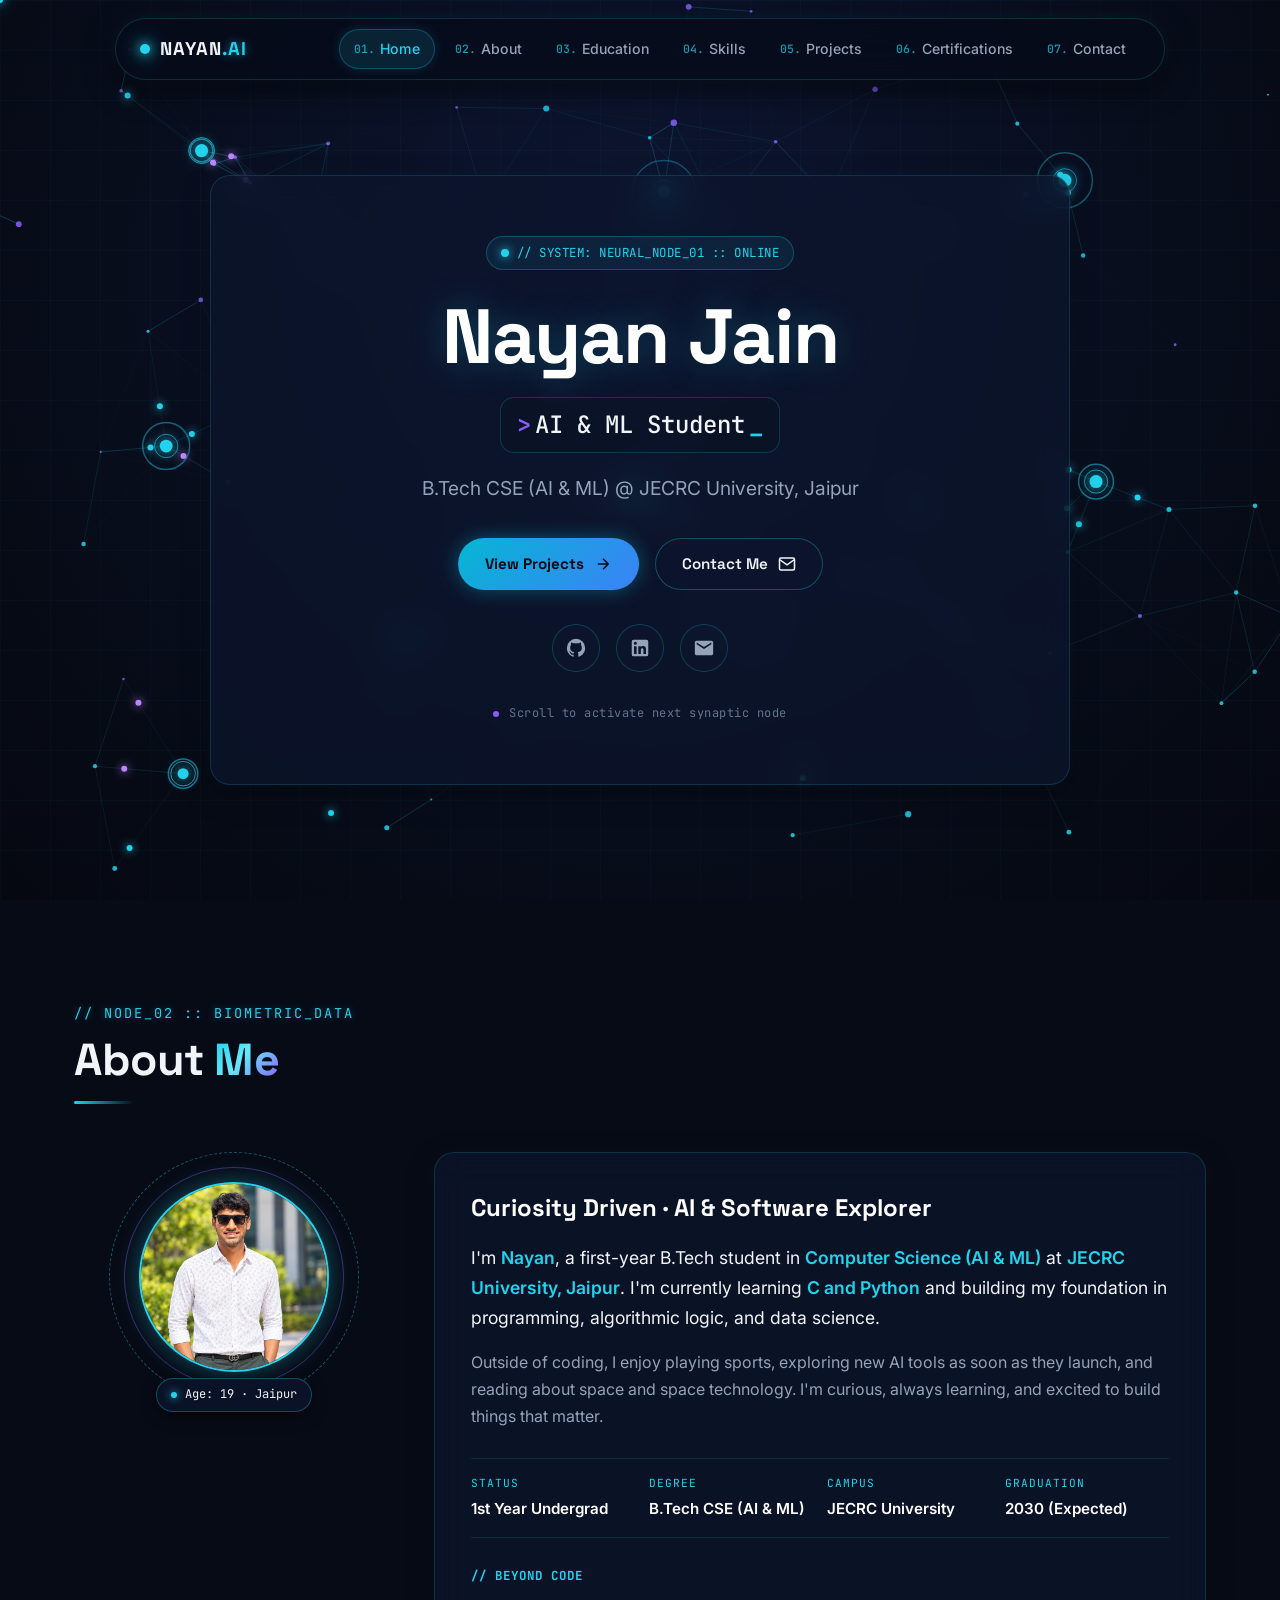
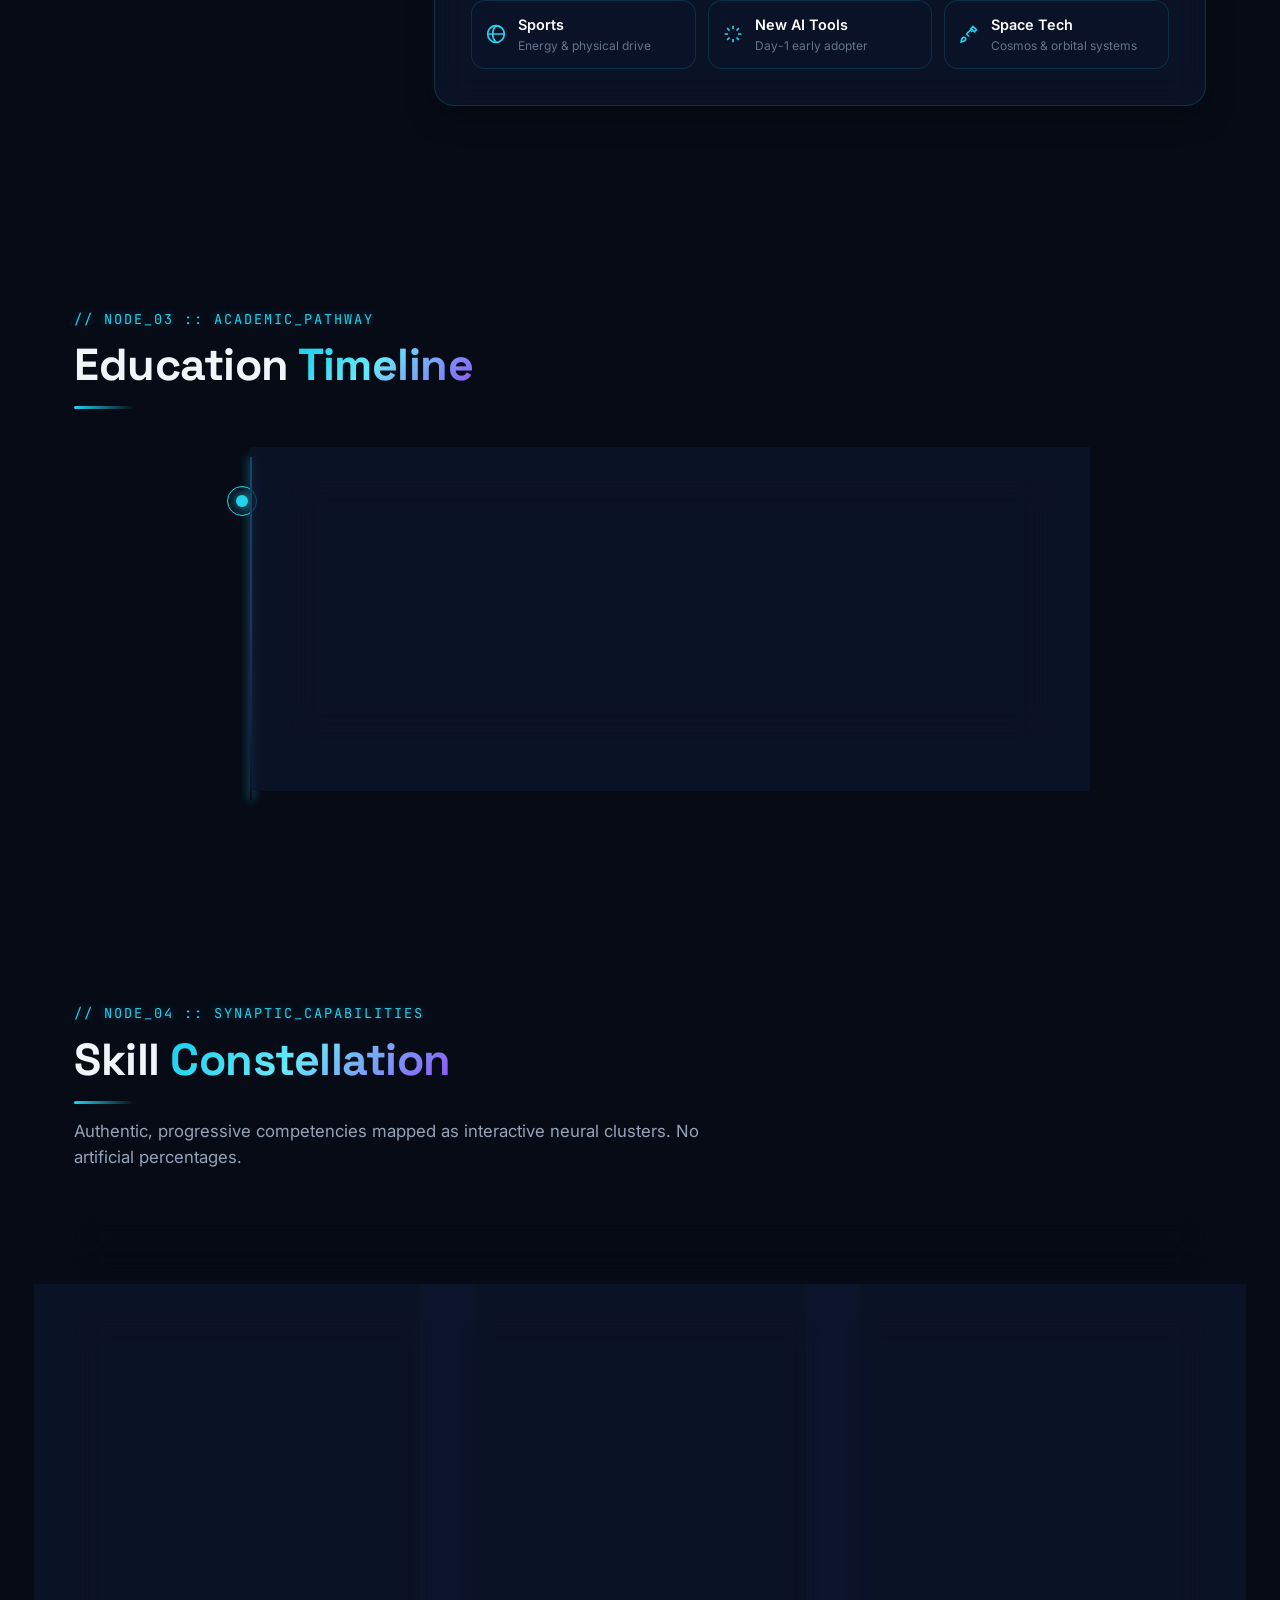
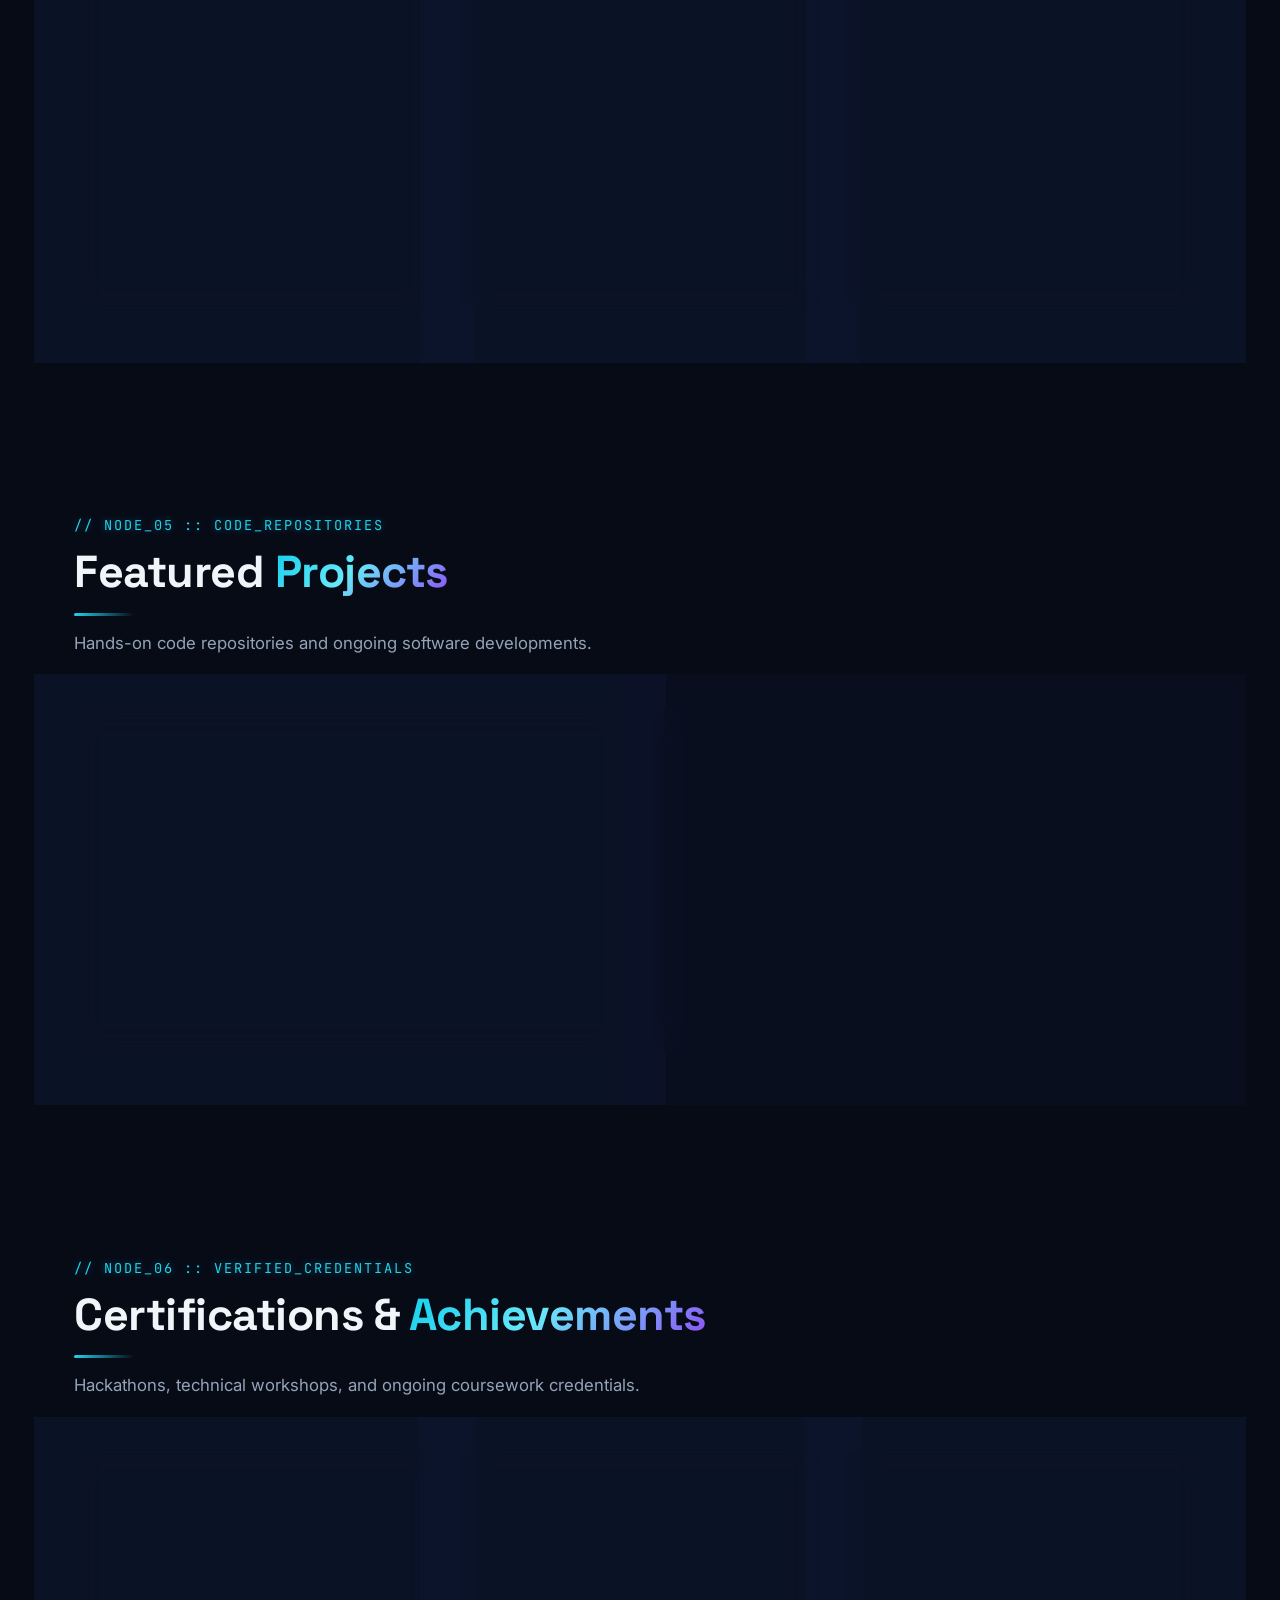
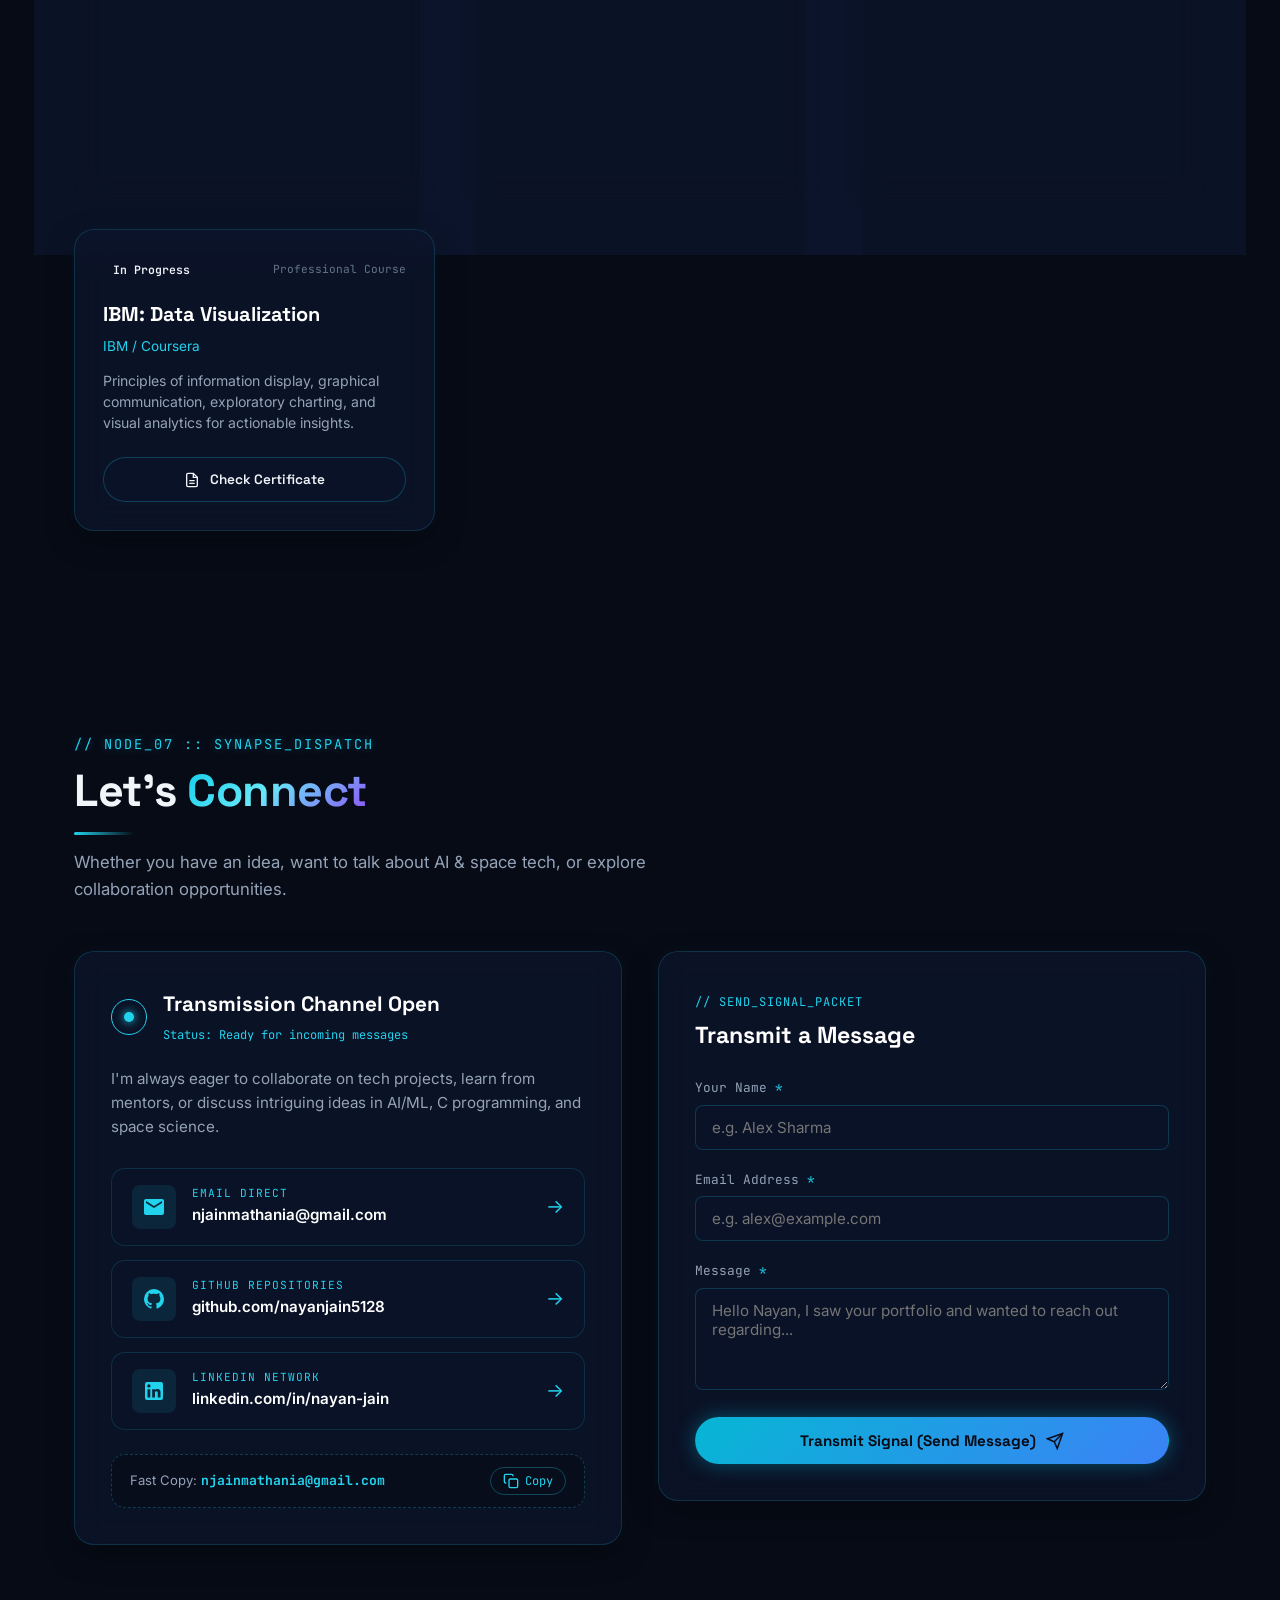
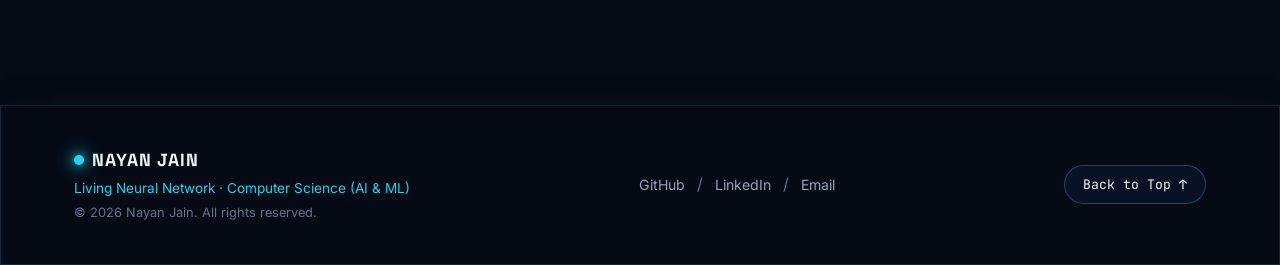
<file: index.html>
<!DOCTYPE html>
<html lang="en">
<head>
  <meta charset="UTF-8">
  <meta name="viewport" content="width=device-width, initial-scale=1.0">
  <title>Nayan Jain | AI &amp; ML Student Portfolio</title>
  
  <!-- SEO & Meta Tags -->
  <meta name="description" content="Personal portfolio of Nayan Jain, 1st-year B.Tech CSE (AI &amp; ML) student at JECRC University, Jaipur. Exploring C, Python, Agentic AI, and Neural Networks.">
  <meta name="keywords" content="Nayan Jain, Portfolio, AI, Machine Learning, Python, C, JECRC University, Jaipur, Neural Network, Agentic AI">
  <meta name="author" content="Nayan Jain">
  <meta name="theme-color" content="#070b16">
  
  <!-- Open Graph / Facebook / LinkedIn -->
  <meta property="og:type" content="website">
  <meta property="og:url" content="https://nayanjain5128.github.io/">
  <meta property="og:title" content="Nayan Jain | AI &amp; ML Student Portfolio">
  <meta property="og:description" content="Living Neural Network Portfolio of Nayan Jain — First-year B.Tech CSE (AI &amp; ML) at JECRC University, Jaipur.">
  <meta property="og:image" content="assets/favicon.svg">

  <!-- Twitter Card -->
  <meta name="twitter:card" content="summary_large_image">
  <meta name="twitter:title" content="Nayan Jain | AI &amp; ML Student Portfolio">
  <meta name="twitter:description" content="Living Neural Network Portfolio of Nayan Jain — First-year B.Tech CSE (AI &amp; ML) at JECRC University, Jaipur.">
  <meta name="twitter:image" content="assets/favicon.svg">

  <!-- Favicon -->
  <link rel="icon" type="image/svg+xml" href="assets/favicon.svg">

  <!-- Google Fonts: Space Grotesk, Inter, JetBrains Mono -->
  <link rel="preconnect" href="https://fonts.googleapis.com">
  <link rel="preconnect" href="https://fonts.gstatic.com" crossorigin>
  <link href="https://fonts.googleapis.com/css2?family=Inter:wght@300;400;500;600;700&family=JetBrains+Mono:wght@400;500;600&family=Space+Grotesk:wght@500;600;700&display=swap" rel="stylesheet">

  <!-- Main Stylesheet -->
  <link rel="stylesheet" href="style.css">
</head>
<body class="loading-active">

  <!-- ACCESSIBILITY: Skip Link for keyboard navigation -->
  <a href="#main-content" class="skip-link">Skip to main content</a>

  <!-- PRELOADER: Nodes connect to form "NJ" initials -->
  <div id="preloader" class="preloader" role="dialog" aria-modal="true" aria-label="Loading portfolio neural matrix">
    <div class="preloader-content">
      <div class="preloader-canvas-wrapper">
        <canvas id="preloader-canvas" width="320" height="200" aria-label="Neural nodes connecting to form NJ"></canvas>
      </div>
      <div class="preloader-status">
        <span class="pulse-indicator"></span>
        <span id="preloader-text" class="status-text">INITIALIZING SYNAPTIC MATRIX...</span>
      </div>
      <div class="preloader-bar-bg">
        <div id="preloader-progress" class="preloader-progress-bar"></div>
      </div>
      <button id="skip-preloader-btn" class="skip-preloader-btn" aria-label="Skip preloader animation">Skip Intro</button>
    </div>
  </div>

  <!-- CUSTOM CURSOR (Desktop only) -->
  <div id="cursor-dot" class="cursor-dot" aria-hidden="true"></div>
  <div id="cursor-ring" class="cursor-ring" aria-hidden="true"></div>

  <!-- NEURAL BACKGROUND CANVAS -->
  <canvas id="neural-canvas" class="neural-canvas" aria-hidden="true"></canvas>

  <!-- FLOATING GLASS NAVBAR -->
  <header class="navbar-wrapper">
    <nav class="navbar glass-panel" aria-label="Main Navigation">
      <a href="#home" class="nav-brand" aria-label="Nayan Jain Portfolio Home">
        <span class="brand-neural-node" aria-hidden="true"></span>
        <span class="brand-text">NAYAN<span class="brand-accent">.AI</span></span>
      </a>

      <!-- Desktop Nav Items -->
      <ul class="nav-links" id="desktop-nav-links">
        <li><a href="#home" class="nav-link active" data-section="home"><span class="nav-index">01.</span>Home</a></li>
        <li><a href="#about" class="nav-link" data-section="about"><span class="nav-index">02.</span>About</a></li>
        <li><a href="#education" class="nav-link" data-section="education"><span class="nav-index">03.</span>Education</a></li>
        <li><a href="#skills" class="nav-link" data-section="skills"><span class="nav-index">04.</span>Skills</a></li>
        <li><a href="#projects" class="nav-link" data-section="projects"><span class="nav-index">05.</span>Projects</a></li>
        <li><a href="#certifications" class="nav-link" data-section="certifications"><span class="nav-index">06.</span>Certifications</a></li>
        <li><a href="#contact" class="nav-link" data-section="contact"><span class="nav-index">07.</span>Contact</a></li>
      </ul>

      <!-- Active Node Tracker Indicator on Navbar -->
      <div class="nav-indicator" id="nav-indicator" aria-hidden="true"></div>

      <!-- Mobile Menu Toggle Button -->
      <button id="mobile-menu-toggle" class="mobile-toggle-btn" aria-expanded="false" aria-controls="mobile-nav-menu" aria-label="Toggle navigation menu">
        <span class="hamburger-bar top-bar"></span>
        <span class="hamburger-bar mid-bar"></span>
        <span class="hamburger-bar bot-bar"></span>
      </button>
    </nav>
  </header>

  <!-- MOBILE FULL-SCREEN MENU OVERLAY -->
  <div id="mobile-nav-menu" class="mobile-menu" aria-hidden="true">
    <div class="mobile-menu-backdrop"></div>
    <div class="mobile-menu-inner">
      <div class="mobile-menu-header">
        <span class="mobile-menu-tag">// NEURAL NAVIGATION</span>
      </div>
      <ul class="mobile-links">
        <li><a href="#home" class="mobile-link" data-section="home"><span class="nav-index">01.</span>Home</a></li>
        <li><a href="#about" class="mobile-link" data-section="about"><span class="nav-index">02.</span>About Me</a></li>
        <li><a href="#education" class="mobile-link" data-section="education"><span class="nav-index">03.</span>Education</a></li>
        <li><a href="#skills" class="mobile-link" data-section="skills"><span class="nav-index">04.</span>Skills</a></li>
        <li><a href="#projects" class="mobile-link" data-section="projects"><span class="nav-index">05.</span>Projects</a></li>
        <li><a href="#certifications" class="mobile-link" data-section="certifications"><span class="nav-index">06.</span>Certifications</a></li>
        <li><a href="#contact" class="mobile-link" data-section="contact"><span class="nav-index">07.</span>Contact</a></li>
      </ul>
      <div class="mobile-menu-footer">
        <div class="mobile-socials">
          <a href="https://github.com/nayanjain5128" target="_blank" rel="noopener noreferrer" aria-label="GitHub">
            <svg class="icon" viewBox="0 0 24 24" width="20" height="20" fill="currentColor"><path d="M12 2A10 10 0 0 0 2 12c0 4.42 2.87 8.17 6.84 9.5.5.08.66-.23.66-.5v-1.69c-2.77.6-3.36-1.34-3.36-1.34-.46-1.16-1.11-1.47-1.11-1.47-.91-.62.07-.6.07-.6 1 .07 1.53 1.03 1.53 1.03.87 1.52 2.34 1.07 2.91.83.1-.65.35-1.09.63-1.34-2.22-.25-4.55-1.11-4.55-4.92 0-1.11.38-2 1.03-2.71-.1-.25-.45-1.29.1-2.64 0 0 .84-.27 2.75 1.02.79-.22 1.65-.33 2.5-.33.85 0 1.71.11 2.5.33 1.91-1.29 2.75-1.02 2.75-1.02.55 1.35.2 2.39.1 2.64.65.71 1.03 1.6 1.03 2.71 0 3.82-2.34 4.66-4.57 4.91.36.31.69.92.69 1.85V21c0 .27.16.59.67.5C19.14 20.16 22 16.42 22 12A10 10 0 0 0 12 2z"/></svg>
          </a>
          <a href="https://www.linkedin.com/in/nayan-jain-b10787413" target="_blank" rel="noopener noreferrer" aria-label="LinkedIn">
            <svg class="icon" viewBox="0 0 24 24" width="20" height="20" fill="currentColor"><path d="M19 3a2 2 0 0 1 2 2v14a2 2 0 0 1-2 2H5a2 2 0 0 1-2-2V5a2 2 0 0 1 2-2h14m-.5 15.5v-5.3a3.26 3.26 0 0 0-3.26-3.26c-.85 0-1.84.52-2.28 1.3v-1.11h-2.79v8.37h2.79v-4.93c0-.77.62-1.4 1.39-1.4a1.4 1.4 0 0 1 1.4 1.4v4.93h2.75M6.88 8.56a1.68 1.68 0 0 0 1.68-1.68c0-.93-.75-1.69-1.68-1.69a1.69 1.69 0 0 0-1.69 1.69c0 .93.76 1.68 1.69 1.68m1.39 9.94v-8.37H5.5v8.37h2.77z"/></svg>
          </a>
          <a href="mailto:njainmathania@gmail.com" aria-label="Email Nayan">
            <svg class="icon" viewBox="0 0 24 24" width="20" height="20" fill="currentColor"><path d="M20 4H4c-1.1 0-1.99.9-1.99 2L2 18c0 1.1.9 2 2 2h16c1.1 0 2-.9 2-2V6c0-1.1-.9-2-2-2zm0 4l-8 5-8-5V6l8 5 8-5v2z"/></svg>
          </a>
        </div>
        <p class="mobile-status">// JECRC UNIVERSITY · AI &amp; ML</p>
      </div>
    </div>
  </div>

  <!-- MAIN CONTENT CONTAINER -->
  <main id="main-content">

    <!-- ================================================================= -->
    <!-- 1. HOME SECTION                                                   -->
    <!-- Note: Do NOT mention achievements or certificates in this section -->
    <!-- ================================================================= -->
    <section id="home" class="section section-home" data-hub-id="home" aria-labelledby="hero-title">
      <div class="container hero-container">
        <div class="hero-content glass-panel" data-tilt>
          
          <div class="terminal-badge">
            <span class="live-pulse"></span>
            <span class="terminal-mono">// SYSTEM: NEURAL_NODE_01 :: ONLINE</span>
          </div>

          <h1 id="hero-title" class="hero-headline">
            <span class="glitch-text" data-text="Nayan Jain">Nayan Jain</span>
          </h1>

          <!-- Dynamic Typing Animation Line -->
          <div class="hero-typing-box" aria-live="polite">
            <span class="typing-prompt">&gt; </span>
            <span id="typing-text" class="typing-text">AI &amp; ML Student</span>
            <span class="typing-cursor" aria-hidden="true">_</span>
          </div>

          <!-- Hero Subtitle -->
          <p class="hero-subline">
            B.Tech CSE (AI &amp; ML) @ JECRC University, Jaipur
          </p>

          <!-- Action Buttons -->
          <div class="hero-actions">
            <a href="#projects" class="btn btn-primary magnetic-btn">
              <span class="btn-text">View Projects</span>
              <svg class="btn-icon" viewBox="0 0 24 24" width="18" height="18" fill="none" stroke="currentColor" stroke-width="2"><path d="M5 12h14M12 5l7 7-7 7"/></svg>
            </a>
            <a href="#contact" class="btn btn-secondary magnetic-btn">
              <span class="btn-text">Contact Me</span>
              <svg class="btn-icon" viewBox="0 0 24 24" width="18" height="18" fill="none" stroke="currentColor" stroke-width="2"><path d="M4 4h16c1.1 0 2 .9 2 2v12c0 1.1-.9 2-2 2H4c-1.1 0-2-.9-2-2V6c0-1.1.9-2 2-2z"/><polyline points="22,6 12,13 2,6"/></svg>
            </a>
          </div>

          <!-- Social Icon Links -->
          <div class="hero-socials">
            <a href="https://github.com/nayanjain5128" target="_blank" rel="noopener noreferrer" class="social-icon-btn" aria-label="GitHub Profile">
              <svg class="icon" viewBox="0 0 24 24" width="22" height="22" fill="currentColor"><path d="M12 2A10 10 0 0 0 2 12c0 4.42 2.87 8.17 6.84 9.5.5.08.66-.23.66-.5v-1.69c-2.77.6-3.36-1.34-3.36-1.34-.46-1.16-1.11-1.47-1.11-1.47-.91-.62.07-.6.07-.6 1 .07 1.53 1.03 1.53 1.03.87 1.52 2.34 1.07 2.91.83.1-.65.35-1.09.63-1.34-2.22-.25-4.55-1.11-4.55-4.92 0-1.11.38-2 1.03-2.71-.1-.25-.45-1.29.1-2.64 0 0 .84-.27 2.75 1.02.79-.22 1.65-.33 2.5-.33.85 0 1.71.11 2.5.33 1.91-1.29 2.75-1.02 2.75-1.02.55 1.35.2 2.39.1 2.64.65.71 1.03 1.6 1.03 2.71 0 3.82-2.34 4.66-4.57 4.91.36.31.69.92.69 1.85V21c0 .27.16.59.67.5C19.14 20.16 22 16.42 22 12A10 10 0 0 0 12 2z"/></svg>
              <span class="social-tooltip">GitHub</span>
            </a>
            <a href="https://www.linkedin.com/in/nayan-jain-b10787413" target="_blank" rel="noopener noreferrer" class="social-icon-btn" aria-label="LinkedIn Profile">
              <svg class="icon" viewBox="0 0 24 24" width="22" height="22" fill="currentColor"><path d="M19 3a2 2 0 0 1 2 2v14a2 2 0 0 1-2 2H5a2 2 0 0 1-2-2V5a2 2 0 0 1 2-2h14m-.5 15.5v-5.3a3.26 3.26 0 0 0-3.26-3.26c-.85 0-1.84.52-2.28 1.3v-1.11h-2.79v8.37h2.79v-4.93c0-.77.62-1.4 1.39-1.4a1.4 1.4 0 0 1 1.4 1.4v4.93h2.75M6.88 8.56a1.68 1.68 0 0 0 1.68-1.68c0-.93-.75-1.69-1.68-1.69a1.69 1.69 0 0 0-1.69 1.69c0 .93.76 1.68 1.69 1.68m1.39 9.94v-8.37H5.5v8.37h2.77z"/></svg>
              <span class="social-tooltip">LinkedIn</span>
            </a>
            <a href="mailto:njainmathania@gmail.com" class="social-icon-btn" aria-label="Direct Email">
              <svg class="icon" viewBox="0 0 24 24" width="22" height="22" fill="currentColor"><path d="M20 4H4c-1.1 0-1.99.9-1.99 2L2 18c0 1.1.9 2 2 2h16c1.1 0 2-.9 2-2V6c0-1.1-.9-2-2-2zm0 4l-8 5-8-5V6l8 5 8-5v2z"/></svg>
              <span class="social-tooltip">Email</span>
            </a>
          </div>

          <!-- Neural Synapse Scroll Hint -->
          <div class="scroll-synapse-hint">
            <span class="synapse-dot"></span>
            <span class="synapse-label">Scroll to activate next synaptic node</span>
          </div>
        </div>
      </div>
    </section>


    <!-- ================================================================= -->
    <!-- 2. ABOUT ME SECTION                                               -->
    <!-- ================================================================= -->
    <section id="about" class="section section-about" data-hub-id="about" aria-labelledby="about-title">
      <div class="container">
        
        <!-- Section Header -->
        <div class="section-header">
          <div class="section-tag">// NODE_02 :: BIOMETRIC_DATA</div>
          <h2 id="about-title" class="section-title">About <span class="gradient-text">Me</span></h2>
          <div class="section-line"></div>
        </div>

        <div class="about-grid">
          
          <!-- Profile Photo Placeholder with Glowing Neural Aura Ring -->
          <div class="about-photo-wrapper">
            <div class="profile-frame">
              <div class="neural-aura-ring outer-ring" aria-hidden="true"></div>
              <div class="neural-aura-ring inner-ring" aria-hidden="true"></div>
              
              <div class="profile-image-container">
                <!-- If profile.jpg is added to /assets, it replaces the avatar automatically -->
                <img id="profile-img" src="assets/profile.jpg" alt="Nayan Jain" class="profile-img" onerror="this.style.display='none'; document.getElementById('profile-fallback').style.display='flex';">
                
                <!-- Fallback Cybernetic Monogram Avatar -->
                <div id="profile-fallback" class="profile-fallback" style="display:none;" aria-label="Nayan Jain Monogram Placeholder">
                  <div class="monogram-initials">NJ</div>
                  <div class="monogram-nodes">
                    <span class="node-dot dot-1"></span>
                    <span class="node-dot dot-2"></span>
                    <span class="node-dot dot-3"></span>
                  </div>
                  <span class="avatar-tip">Place photo at <code>assets/profile.jpg</code></span>
                </div>
              </div>

              <!-- Status Tag -->
              <div class="profile-badge">
                <span class="status-pulse-cyan"></span>
                <span>Age: 19 · Jaipur</span>
              </div>
            </div>
          </div>

          <!-- Bio & Story -->
          <div class="about-card glass-panel" data-tilt>
            <h3 class="about-card-title">Curiosity Driven · AI &amp; Software Explorer</h3>
            
            <p class="about-lead">
              I'm <strong>Nayan</strong>, a first-year B.Tech student in <strong>Computer Science (AI &amp; ML)</strong> at <strong>JECRC University, Jaipur</strong>. I'm currently learning <strong>C and Python</strong> and building my foundation in programming, algorithmic logic, and data science.
            </p>
            
            <p class="about-body">
              Outside of coding, I enjoy playing sports, exploring new AI tools as soon as they launch, and reading about space and space technology. I'm curious, always learning, and excited to build things that matter.
            </p>

            <!-- Quick Specs Row -->
            <div class="specs-grid">
              <div class="spec-item">
                <span class="spec-label">STATUS</span>
                <span class="spec-val">1st Year Undergrad</span>
              </div>
              <div class="spec-item">
                <span class="spec-label">DEGREE</span>
                <span class="spec-val">B.Tech CSE (AI &amp; ML)</span>
              </div>
              <div class="spec-item">
                <span class="spec-label">CAMPUS</span>
                <span class="spec-val">JECRC University</span>
              </div>
              <div class="spec-item">
                <span class="spec-label">GRADUATION</span>
                <span class="spec-val">2030 (Expected)</span>
              </div>
            </div>

            <!-- Beyond Code: 3 Interest Chips -->
            <div class="beyond-code-section">
              <h4 class="beyond-code-title">// BEYOND CODE</h4>
              <div class="interest-chips">
                
                <div class="interest-chip">
                  <div class="chip-icon">
                    <svg viewBox="0 0 24 24" width="20" height="20" fill="none" stroke="currentColor" stroke-width="2"><circle cx="12" cy="12" r="10"/><path d="M12 2a14.5 14.5 0 0 0 0 20M2 12h20M4.93 4.93a10 10 0 0 1 14.14 0"/></svg>
                  </div>
                  <div class="chip-content">
                    <span class="chip-name">Sports</span>
                    <span class="chip-desc">Energy &amp; physical drive</span>
                  </div>
                </div>

                <div class="interest-chip">
                  <div class="chip-icon">
                    <svg viewBox="0 0 24 24" width="20" height="20" fill="none" stroke="currentColor" stroke-width="2"><path d="M12 2v4M12 18v4M4.93 4.93l2.83 2.83M16.24 16.24l2.83 2.83M2 12h4M18 12h4M4.93 19.07l2.83-2.83M16.24 7.76l2.83-2.83"/></svg>
                  </div>
                  <div class="chip-content">
                    <span class="chip-name">New AI Tools</span>
                    <span class="chip-desc">Day-1 early adopter</span>
                  </div>
                </div>

                <div class="interest-chip">
                  <div class="chip-icon">
                    <svg viewBox="0 0 24 24" width="20" height="20" fill="none" stroke="currentColor" stroke-width="2"><path d="M4.5 16.5c-1.5 1.26-2 5-2 5s3.74-.5 5-2c.71-.84.7-2.13-.09-2.91a2.18 2.18 0 0 0-2.91-.09zM12 15l-3-3m5.5-2.5l2-2M15 6l3 3M17 3l4 4-2.5 2.5-4-4L17 3z"/><path d="M9 12l6-6"/></svg>
                  </div>
                  <div class="chip-content">
                    <span class="chip-name">Space Tech</span>
                    <span class="chip-desc">Cosmos &amp; orbital systems</span>
                  </div>
                </div>

              </div>
            </div>

          </div>
        </div>

      </div>
    </section>


    <!-- ================================================================= -->
    <!-- 3. EDUCATION SECTION                                              -->
    <!-- Vertical timeline styled as connected neural nodes               -->
    <!-- ================================================================= -->
    <section id="education" class="section section-education" data-hub-id="education" aria-labelledby="education-title">
      <div class="container">
        
        <div class="section-header">
          <div class="section-tag">// NODE_03 :: ACADEMIC_PATHWAY</div>
          <h2 id="education-title" class="section-title">Education <span class="gradient-text">Timeline</span></h2>
          <div class="section-line"></div>
        </div>

        <div class="timeline-wrapper">
          <!-- Central Neural Synapse Beam -->
          <div class="timeline-beam" aria-hidden="true"></div>

          <!-- Node 1: Current B.Tech (Active) -->
          <div class="timeline-node current-node" data-tilt>
            <div class="node-marker" aria-hidden="true">
              <span class="marker-core"></span>
              <span class="marker-ripple"></span>
            </div>
            
            <div class="timeline-card glass-panel">
              <div class="timeline-card-header">
                <span class="edu-badge badge-active">CURRENTLY 1ST YEAR</span>
                <span class="edu-years">2026 – 2030 (Expected)</span>
              </div>
              <h3 class="edu-degree">B.Tech in Computer Science Engineering</h3>
              <h4 class="edu-specialization">Specialization: Artificial Intelligence &amp; Machine Learning (AI &amp; ML)</h4>
              <p class="edu-institution">
                <svg class="inline-icon" viewBox="0 0 24 24" width="16" height="16" fill="none" stroke="currentColor" stroke-width="2"><path d="M21 10c0 7-9 13-9 13s-9-6-9-13a9 9 0 0 1 18 0z"/><circle cx="12" cy="10" r="3"/></svg>
                JECRC University, Jaipur, Rajasthan
              </p>
              <div class="edu-description">
                Focusing on core programming fundamentals, mathematics for machine learning, data structures, and computer science principles. Actively building projects in C and Python.
              </div>
            </div>
          </div>

          <!-- OPTIONAL SECONDARY EDUCATION NODES (Configurable via script.js flag) -->
          <!-- Node 2: Class 12th (Senior Secondary) -->
          <div id="edu-node-12th" class="timeline-node optional-node" style="display: none;" data-tilt>
            <div class="node-marker" aria-hidden="true">
              <span class="marker-core"></span>
            </div>
            <div class="timeline-card glass-panel">
              <div class="timeline-card-header">
                <span class="edu-badge badge-past">COMPLETED</span>
                <span class="edu-years" id="edu-12th-year">Senior Secondary (12th)</span>
              </div>
              <h3 class="edu-degree" id="edu-12th-title">Class XII — Science (PCM)</h3>
              <p class="edu-institution" id="edu-12th-school">Senior Secondary School</p>
              <div class="edu-description" id="edu-12th-desc">
                Core subjects: Physics, Chemistry, Mathematics, and Computer Science.
              </div>
            </div>
          </div>

          <!-- Node 3: Class 10th (Secondary) -->
          <div id="edu-node-10th" class="timeline-node optional-node" style="display: none;" data-tilt>
            <div class="node-marker" aria-hidden="true">
              <span class="marker-core"></span>
            </div>
            <div class="timeline-card glass-panel">
              <div class="timeline-card-header">
                <span class="edu-badge badge-past">COMPLETED</span>
                <span class="edu-years" id="edu-10th-year">Secondary (10th)</span>
              </div>
              <h3 class="edu-degree" id="edu-10th-title">Class X — Secondary Education</h3>
              <p class="edu-institution" id="edu-10th-school">High School</p>
              <div class="edu-description" id="edu-10th-desc">
                Foundational sciences, mathematics, and analytical aptitude.
              </div>
            </div>
          </div>

        </div>

      </div>
    </section>


    <!-- ================================================================= -->
    <!-- 4. SKILLS SECTION                                                 -->
    <!-- Interactive skill constellation / node cluster (No fake %)       -->
    <!-- ================================================================= -->
    <section id="skills" class="section section-skills" data-hub-id="skills" aria-labelledby="skills-title">
      <div class="container">
        
        <div class="section-header">
          <div class="section-tag">// NODE_04 :: SYNAPTIC_CAPABILITIES</div>
          <h2 id="skills-title" class="section-title">Skill <span class="gradient-text">Constellation</span></h2>
          <div class="section-line"></div>
          <p class="section-subtitle">
            Authentic, progressive competencies mapped as interactive neural clusters. No artificial percentages.
          </p>
        </div>

        <!-- Highlighted Active Neural Synapse: Currently Learning -->
        <div class="learning-banner glass-panel">
          <div class="learning-banner-glow" aria-hidden="true"></div>
          <div class="learning-banner-left">
            <span class="live-pulse"></span>
            <span class="learning-title">ACTIVE LEARNING NODE:</span>
            <span class="learning-subjects">C &amp; Python Foundations · Data Science Pipelines · Agentic Workflows</span>
          </div>
          <div class="learning-banner-right">
            <span class="neural-frequency-tag">// FREQ: 24/7 CURIOUS</span>
          </div>
        </div>

        <!-- Constellation Clusters Grid -->
        <div class="skills-clusters-grid">

          <!-- CLUSTER 1: Programming Languages -->
          <div class="skill-cluster glass-panel" data-tilt>
            <div class="cluster-header">
              <div class="cluster-icon">
                <svg viewBox="0 0 24 24" width="22" height="22" fill="none" stroke="currentColor" stroke-width="2"><polyline points="16 18 22 12 16 6"/><polyline points="8 6 2 12 8 18"/></svg>
              </div>
              <div class="cluster-meta">
                <h3 class="cluster-name">Programming</h3>
                <span class="cluster-count">2 Core Languages</span>
              </div>
            </div>

            <div class="skills-nodes-list">
              
              <!-- C Language Node -->
              <div class="skill-node" tabindex="0">
                <div class="node-icon-symbol">C</div>
                <div class="node-info">
                  <div class="node-name-row">
                    <span class="node-name">C Language</span>
                    <span class="node-level-badge level-beginner">Beginner</span>
                  </div>
                  <p class="node-desc">Logic building, syntax, loops, memory concepts &amp; problem-solving.</p>
                </div>
              </div>

              <!-- Python Node -->
              <div class="skill-node active-learning-node" tabindex="0">
                <div class="node-icon-symbol">PY</div>
                <div class="node-info">
                  <div class="node-name-row">
                    <span class="node-name">Python</span>
                    <span class="node-level-badge level-learning">Learning · Active</span>
                  </div>
                  <p class="node-desc">Core syntax, data structures, automation scripts, and ML prerequisites.</p>
                </div>
              </div>

            </div>
          </div>

          <!-- CLUSTER 2: Data & AI -->
          <div class="skill-cluster glass-panel" data-tilt>
            <div class="cluster-header">
              <div class="cluster-icon">
                <svg viewBox="0 0 24 24" width="22" height="22" fill="none" stroke="currentColor" stroke-width="2"><circle cx="12" cy="12" r="3"/><path d="M19.4 15a1.65 1.65 0 0 0 .33 1.82l.06.06a2 2 0 0 1 0 2.83 2 2 0 0 1-2.83 0l-.06-.06a1.65 1.65 0 0 0-1.82-.33 1.65 1.65 0 0 0-1 1.51V21a2 2 0 0 1-2 2 2 2 0 0 1-2-2v-.09A1.65 1.65 0 0 0 9 19.4a1.65 1.65 0 0 0-1.82.33l-.06.06a2 2 0 0 1-2.83 0 2 2 0 0 1 0-2.83l.06-.06a1.65 1.65 0 0 0 .33-1.82 1.65 1.65 0 0 0-1.51-1H3a2 2 0 0 1-2-2 2 2 0 0 1 2-2h.09A1.65 1.65 0 0 0 4.6 9a1.65 1.65 0 0 0-.33-1.82l-.06-.06a2 2 0 0 1 0-2.83 2 2 0 0 1 2.83 0l.06.06a1.65 1.65 0 0 0 1.82.33H9a1.65 1.65 0 0 0 1-1.51V3a2 2 0 0 1 2-2 2 2 0 0 1 2 2v.09a1.65 1.65 0 0 0 1 1.51 1.65 1.65 0 0 0 1.82-.33l.06-.06a2 2 0 0 1 2.83 0 2 2 0 0 1 0 2.83l-.06.06a1.65 1.65 0 0 0-.33 1.82V9a1.65 1.65 0 0 0 1.51 1H21a2 2 0 0 1 2 2 2 2 0 0 1-2 2h-.09a1.65 1.65 0 0 0-1.51 1z"/></svg>
              </div>
              <div class="cluster-meta">
                <h3 class="cluster-name">Data &amp; Artificial Intelligence</h3>
                <span class="cluster-count">3 Applied Competencies</span>
              </div>
            </div>

            <div class="skills-nodes-list">
              
              <!-- Data Science Methodology -->
              <div class="skill-node" tabindex="0">
                <div class="node-icon-symbol">DS</div>
                <div class="node-info">
                  <div class="node-name-row">
                    <span class="node-name">Data Science Methodology</span>
                    <span class="node-level-badge level-progress">IBM Course · In Progress</span>
                  </div>
                  <p class="node-desc">Iterative workflow: Business Understanding, Modeling &amp; Evaluation.</p>
                </div>
              </div>

              <!-- Data Visualization -->
              <div class="skill-node" tabindex="0">
                <div class="node-icon-symbol">DV</div>
                <div class="node-info">
                  <div class="node-name-row">
                    <span class="node-name">Data Visualization</span>
                    <span class="node-level-badge level-progress">IBM Course · In Progress</span>
                  </div>
                  <p class="node-desc">Visual storytelling, exploratory analysis, and data plotting insights.</p>
                </div>
              </div>

              <!-- Agentic AI Workshop -->
              <div class="skill-node" tabindex="0">
                <div class="node-icon-symbol">AI</div>
                <div class="node-info">
                  <div class="node-name-row">
                    <span class="node-name">Agentic AI</span>
                    <span class="node-level-badge level-workshop">GDG Workshop</span>
                  </div>
                  <p class="node-desc">Autonomous agents, tool invocation, orchestration &amp; prompt design.</p>
                </div>
              </div>

            </div>
          </div>

          <!-- CLUSTER 3: Developer Tools -->
          <div class="skill-cluster glass-panel" data-tilt>
            <div class="cluster-header">
              <div class="cluster-icon">
                <svg viewBox="0 0 24 24" width="22" height="22" fill="none" stroke="currentColor" stroke-width="2"><path d="M14.7 6.3a1 1 0 0 0 0 1.4l1.6 1.6a1 1 0 0 0 1.4 0l3.77-3.77a6 6 0 0 1-7.94 7.94l-6.91 6.91a2.12 2.12 0 0 1-3-3l6.91-6.91a6 6 0 0 1 7.94-7.94l-3.76 3.76z"/></svg>
              </div>
              <div class="cluster-meta">
                <h3 class="cluster-name">Tools &amp; Versioning</h3>
                <span class="cluster-count">2 Core Tools</span>
              </div>
            </div>

            <div class="skills-nodes-list">
              
              <!-- Git -->
              <div class="skill-node" tabindex="0">
                <div class="node-icon-symbol">GIT</div>
                <div class="node-info">
                  <div class="node-name-row">
                    <span class="node-name">Git</span>
                    <span class="node-level-badge level-tool">Version Control</span>
                  </div>
                  <p class="node-desc">Local version control, commits, branching, tracking change history.</p>
                </div>
              </div>

              <!-- GitHub -->
              <div class="skill-node" tabindex="0">
                <div class="node-icon-symbol">GH</div>
                <div class="node-info">
                  <div class="node-name-row">
                    <span class="node-name">GitHub</span>
                    <span class="node-level-badge level-tool">Collaboration</span>
                  </div>
                  <p class="node-desc">Remote repos, workflow synchronization, open-source portfolio hosting.</p>
                </div>
              </div>

            </div>
          </div>

        </div>

      </div>
    </section>


    <!-- ================================================================= -->
    <!-- 5. PROJECTS SECTION                                               -->
    <!-- Easily extendable project cards with modular HTML structure       -->
    <!-- ================================================================= -->
    <section id="projects" class="section section-projects" data-hub-id="projects" aria-labelledby="projects-title">
      <div class="container">
        
        <div class="section-header">
          <div class="section-tag">// NODE_05 :: CODE_REPOSITORIES</div>
          <h2 id="projects-title" class="section-title">Featured <span class="gradient-text">Projects</span></h2>
          <div class="section-line"></div>
          <p class="section-subtitle">
            Hands-on code repositories and ongoing software developments.
          </p>
        </div>

        <div class="projects-grid">
          
          <!-- PROJECT CARD 1: Beginner C Programs -->
          <article class="project-card glass-panel" data-tilt>
            <div class="card-glow-overlay" aria-hidden="true"></div>
            
            <div class="project-card-header">
              <div class="project-terminal-tag">
                <span class="tag-dot"></span>
                <span>C_PROGRAMMING.EXE</span>
              </div>
              <span class="project-status-badge badge-active">Active Repo</span>
            </div>

            <h3 class="project-title">Beginner C Programs</h3>
            
            <p class="project-description">
              Basic, beginner-level programs written while learning C. Explores fundamental programming concepts including variables, loops, conditionals, functions, arrays, and basic problem solving.
            </p>

            <div class="project-tech-stack">
              <span class="tech-tag">C</span>
              <span class="tech-tag">CLI</span>
              <span class="tech-tag">Algorithms</span>
              <span class="tech-tag">Data Flow</span>
            </div>

            <div class="project-actions">
              <a href="https://github.com/nayanjain5128" target="_blank" rel="noopener noreferrer" class="btn btn-outline" aria-label="View Beginner C Programs on GitHub">
                <span>View on GitHub</span>
                <svg viewBox="0 0 24 24" width="16" height="16" fill="currentColor"><path d="M12 2A10 10 0 0 0 2 12c0 4.42 2.87 8.17 6.84 9.5.5.08.66-.23.66-.5v-1.69c-2.77.6-3.36-1.34-3.36-1.34-.46-1.16-1.11-1.47-1.11-1.47-.91-.62.07-.6.07-.6 1 .07 1.53 1.03 1.53 1.03.87 1.52 2.34 1.07 2.91.83.1-.65.35-1.09.63-1.34-2.22-.25-4.55-1.11-4.55-4.92 0-1.11.38-2 1.03-2.71-.1-.25-.45-1.29.1-2.64 0 0 .84-.27 2.75 1.02.79-.22 1.65-.33 2.5-.33.85 0 1.71.11 2.5.33 1.91-1.29 2.75-1.02 2.75-1.02.55 1.35.2 2.39.1 2.64.65.71 1.03 1.6 1.03 2.71 0 3.82-2.34 4.66-4.57 4.91.36.31.69.92.69 1.85V21c0 .27.16.59.67.5C19.14 20.16 22 16.42 22 12A10 10 0 0 0 12 2z"/></svg>
              </a>
            </div>
          </article>


          <!-- PROJECT CARD 2: Currently Building Placeholder -->
          <article class="project-card glass-panel card-pulsing-placeholder" data-tilt>
            <div class="card-pulse-scanner" aria-hidden="true"></div>
            
            <div class="project-card-header">
              <div class="project-terminal-tag">
                <span class="tag-dot pulse-violet"></span>
                <span>IN_PIPELINE.PY</span>
              </div>
              <span class="project-status-badge badge-pulsing">Synthesizing...</span>
            </div>

            <h3 class="project-title">Currently Building</h3>
            
            <p class="project-description">
              More projects coming soon. Currently developing upcoming AI prototypes, exploratory Python scripts, and data visualization experiments.
            </p>

            <div class="project-tech-stack">
              <span class="tech-tag">Python</span>
              <span class="tech-tag">Data Science</span>
              <span class="tech-tag">Agentic AI</span>
            </div>

            <div class="project-actions">
              <div class="building-indicator">
                <span class="radar-ping"></span>
                <span class="building-text">Work in Progress · Deploying soon</span>
              </div>
            </div>
          </article>


          <!-- ================================================================= -->
          <!-- HOW TO ADD A NEW PROJECT CARD:                                    -->
          <!-- Copy the block below, paste it here, and edit title, description,  -->
          <!-- tech-tags, and GitHub / live demo links!                          -->
          <!--                                                                   -->
          <!-- <article class="project-card glass-panel" data-tilt>              -->
          <!--   <div class="card-glow-overlay" aria-hidden="true"></div>        -->
          <!--   <div class="project-card-header">                              -->
          <!--     <div class="project-terminal-tag">                            -->
          <!--       <span class="tag-dot"></span>                               -->
          <!--       <span>PROJECT_NAME.PY</span>                                -->
          <!--     </div>                                                        -->
          <!--     <span class="project-status-badge badge-active">Live</span>    -->
          <!--   </div>                                                          -->
          <!--   <h3 class="project-title">Your Project Title</h3>               -->
          <!--   <p class="project-description">Description of project...</p>    -->
          <!--   <div class="project-tech-stack">                                -->
          <!--     <span class="tech-tag">Python</span>                          -->
          <!--     <span class="tech-tag">Pandas</span>                          -->
          <!--   </div>                                                          -->
          <!--   <div class="project-actions">                                   -->
          <!--     <a href="YOUR_LINK" target="_blank" class="btn btn-outline">   -->
          <!--       <span>View Repo</span>                                      -->
          <!--     </a>                                                          -->
          <!--   </div>                                                          -->
          <!-- </article>                                                         -->
          <!-- ================================================================= -->

        </div>

      </div>
    </section>


    <!-- ================================================================= -->
    <!-- 6. CERTIFICATIONS AND ACHIEVEMENTS SECTION                        -->
    <!-- Uses /certificates directory with dynamic existence validation    -->
    <!-- ================================================================= -->
    <section id="certifications" class="section section-certifications" data-hub-id="certifications" aria-labelledby="certs-title">
      <div class="container">
        
        <div class="section-header">
          <div class="section-tag">// NODE_06 :: VERIFIED_CREDENTIALS</div>
          <h2 id="certs-title" class="section-title">Certifications &amp; <span class="gradient-text">Achievements</span></h2>
          <div class="section-line"></div>
          <p class="section-subtitle">
            Hackathons, technical workshops, and ongoing coursework credentials.
          </p>
        </div>

        <div class="certifications-grid">
          
          <!-- CERT 1: Smart India Hackathon (SIH) -->
          <div class="cert-card glass-panel" data-cert-id="sih" data-tilt>
            <div class="cert-header">
              <span class="cert-badge badge-cyan">Participant</span>
              <span class="cert-type-tag">National Hackathon</span>
            </div>
            
            <h3 class="cert-title">Smart India Hackathon (SIH)</h3>
            <p class="cert-issuer">Ministry of Education &amp; AICTE, Government of India</p>
            <p class="cert-desc">
              Participated in India's flagship nationwide innovation hackathon solving complex real-world challenges.
            </p>

            <div class="cert-action">
              <button type="button" class="btn cert-btn" data-cert-target="sih" aria-label="View Smart India Hackathon Certificate">
                <svg viewBox="0 0 24 24" width="16" height="16" fill="none" stroke="currentColor" stroke-width="2"><path d="M14 2H6a2 2 0 0 0-2 2v16a2 2 0 0 0 2 2h12a2 2 0 0 0 2-2V8z"/><polyline points="14 2 14 8 20 8"/><line x1="16" y1="13" x2="8" y2="13"/><line x1="16" y1="17" x2="8" y2="17"/></svg>
                <span class="cert-btn-text">Check Certificate</span>
              </button>
            </div>
          </div>

          <!-- CERT 2: "Unlocking Agentic AI" Workshop by GDG -->
          <div class="cert-card glass-panel" data-cert-id="agentic-ai" data-tilt>
            <div class="cert-header">
              <span class="cert-badge badge-violet">Workshop</span>
              <span class="cert-type-tag">Hands-on Technical</span>
            </div>
            
            <h3 class="cert-title">"Unlocking Agentic AI" Workshop</h3>
            <p class="cert-issuer">Organized by Google Developer Groups (GDG)</p>
            <p class="cert-desc">
              Intensive technical exploration into autonomous agent architectures, multi-agent frameworks, tool dispatch, and prompt engineering.
            </p>

            <div class="cert-action">
              <button type="button" class="btn cert-btn" data-cert-target="agentic-ai" aria-label="View Agentic AI Certificate">
                <svg viewBox="0 0 24 24" width="16" height="16" fill="none" stroke="currentColor" stroke-width="2"><path d="M14 2H6a2 2 0 0 0-2 2v16a2 2 0 0 0 2 2h12a2 2 0 0 0 2-2V8z"/><polyline points="14 2 14 8 20 8"/><line x1="16" y1="13" x2="8" y2="13"/><line x1="16" y1="17" x2="8" y2="17"/></svg>
                <span class="cert-btn-text">Check Certificate</span>
              </button>
            </div>
          </div>

          <!-- CERT 3: IBM Data Science Methodology -->
          <div class="cert-card glass-panel" data-cert-id="ibm-data-science-methodology" data-tilt>
            <div class="cert-header">
              <span class="cert-badge badge-progress">In Progress</span>
              <span class="cert-type-tag">Professional Course</span>
            </div>
            
            <h3 class="cert-title">IBM: Data Science Methodology</h3>
            <p class="cert-issuer">IBM / Coursera</p>
            <p class="cert-desc">
              Comprehensive understanding of the foundational stages required to address data problems and build predictive models.
            </p>

            <div class="cert-action">
              <button type="button" class="btn cert-btn" data-cert-target="ibm-data-science-methodology" aria-label="View IBM Data Science Methodology Certificate">
                <svg viewBox="0 0 24 24" width="16" height="16" fill="none" stroke="currentColor" stroke-width="2"><path d="M14 2H6a2 2 0 0 0-2 2v16a2 2 0 0 0 2 2h12a2 2 0 0 0 2-2V8z"/><polyline points="14 2 14 8 20 8"/><line x1="16" y1="13" x2="8" y2="13"/><line x1="16" y1="17" x2="8" y2="17"/></svg>
                <span class="cert-btn-text">Check Certificate</span>
              </button>
            </div>
          </div>

          <!-- CERT 4: IBM Data Visualization -->
          <div class="cert-card glass-panel" data-cert-id="ibm-data-visualization" data-tilt>
            <div class="cert-header">
              <span class="cert-badge badge-progress">In Progress</span>
              <span class="cert-type-tag">Professional Course</span>
            </div>
            
            <h3 class="cert-title">IBM: Data Visualization</h3>
            <p class="cert-issuer">IBM / Coursera</p>
            <p class="cert-desc">
              Principles of information display, graphical communication, exploratory charting, and visual analytics for actionable insights.
            </p>

            <div class="cert-action">
              <button type="button" class="btn cert-btn" data-cert-target="ibm-data-visualization" aria-label="View IBM Data Visualization Certificate">
                <svg viewBox="0 0 24 24" width="16" height="16" fill="none" stroke="currentColor" stroke-width="2"><path d="M14 2H6a2 2 0 0 0-2 2v16a2 2 0 0 0 2 2h12a2 2 0 0 0 2-2V8z"/><polyline points="14 2 14 8 20 8"/><line x1="16" y1="13" x2="8" y2="13"/><line x1="16" y1="17" x2="8" y2="17"/></svg>
                <span class="cert-btn-text">Check Certificate</span>
              </button>
            </div>
          </div>

        </div>

        <!-- Missing Certificate Notification Toast -->
        <div id="cert-toast" class="cert-toast" role="alert" aria-live="polite">
          <svg viewBox="0 0 24 24" width="20" height="20" fill="none" stroke="currentColor" stroke-width="2"><circle cx="12" cy="12" r="10"/><line x1="12" y1="8" x2="12" y2="12"/><line x1="12" y1="16" x2="12.01" y2="16"/></svg>
          <span id="cert-toast-msg">Certificate file coming soon!</span>
        </div>

      </div>
    </section>


    <!-- ================================================================= -->
    <!-- 7. CONTACT SECTION                                                -->
    <!-- Includes form validation, pre-filled mailto, and large socials    -->
    <!-- ================================================================= -->
    <section id="contact" class="section section-contact" data-hub-id="contact" aria-labelledby="contact-title">
      <div class="container">
        
        <div class="section-header">
          <div class="section-tag">// NODE_07 :: SYNAPSE_DISPATCH</div>
          <h2 id="contact-title" class="section-title">Let's <span class="gradient-text">Connect</span></h2>
          <div class="section-line"></div>
          <p class="section-subtitle">
            Whether you have an idea, want to talk about AI &amp; space tech, or explore collaboration opportunities.
          </p>
        </div>

        <div class="contact-grid">
          
          <!-- Left Column: Direct Connection Channels -->
          <div class="contact-info-panel glass-panel" data-tilt>
            
            <div class="signal-header">
              <span class="signal-radar" aria-hidden="true">
                <span class="radar-wave"></span>
                <span class="radar-dot"></span>
              </span>
              <div>
                <h3 class="signal-title">Transmission Channel Open</h3>
                <span class="signal-status">Status: Ready for incoming messages</span>
              </div>
            </div>

            <p class="contact-lead-text">
              I'm always eager to collaborate on tech projects, learn from mentors, or discuss intriguing ideas in AI/ML, C programming, and space science.
            </p>

            <!-- Large Social & Channel Links -->
            <div class="large-channels-list">
              
              <!-- Email Card -->
              <a href="mailto:njainmathania@gmail.com" class="channel-card" aria-label="Send direct email to njainmathania@gmail.com">
                <div class="channel-icon-box">
                  <svg viewBox="0 0 24 24" width="24" height="24" fill="currentColor"><path d="M20 4H4c-1.1 0-1.99.9-1.99 2L2 18c0 1.1.9 2 2 2h16c1.1 0 2-.9 2-2V6c0-1.1-.9-2-2-2zm0 4l-8 5-8-5V6l8 5 8-5v2z"/></svg>
                </div>
                <div class="channel-details">
                  <span class="channel-label">EMAIL DIRECT</span>
                  <span class="channel-value">njainmathania@gmail.com</span>
                </div>
                <div class="channel-arrow" aria-hidden="true">→</div>
              </a>

              <!-- GitHub Card -->
              <a href="https://github.com/nayanjain5128" target="_blank" rel="noopener noreferrer" class="channel-card" aria-label="Visit Nayan Jain on GitHub">
                <div class="channel-icon-box">
                  <svg viewBox="0 0 24 24" width="24" height="24" fill="currentColor"><path d="M12 2A10 10 0 0 0 2 12c0 4.42 2.87 8.17 6.84 9.5.5.08.66-.23.66-.5v-1.69c-2.77.6-3.36-1.34-3.36-1.34-.46-1.16-1.11-1.47-1.11-1.47-.91-.62.07-.6.07-.6 1 .07 1.53 1.03 1.53 1.03.87 1.52 2.34 1.07 2.91.83.1-.65.35-1.09.63-1.34-2.22-.25-4.55-1.11-4.55-4.92 0-1.11.38-2 1.03-2.71-.1-.25-.45-1.29.1-2.64 0 0 .84-.27 2.75 1.02.79-.22 1.65-.33 2.5-.33.85 0 1.71.11 2.5.33 1.91-1.29 2.75-1.02 2.75-1.02.55 1.35.2 2.39.1 2.64.65.71 1.03 1.6 1.03 2.71 0 3.82-2.34 4.66-4.57 4.91.36.31.69.92.69 1.85V21c0 .27.16.59.67.5C19.14 20.16 22 16.42 22 12A10 10 0 0 0 12 2z"/></svg>
                </div>
                <div class="channel-details">
                  <span class="channel-label">GITHUB REPOSITORIES</span>
                  <span class="channel-value">github.com/nayanjain5128</span>
                </div>
                <div class="channel-arrow" aria-hidden="true">→</div>
              </a>

              <!-- LinkedIn Card -->
              <a href="https://www.linkedin.com/in/nayan-jain-b10787413" target="_blank" rel="noopener noreferrer" class="channel-card" aria-label="Connect with Nayan Jain on LinkedIn">
                <div class="channel-icon-box">
                  <svg viewBox="0 0 24 24" width="24" height="24" fill="currentColor"><path d="M19 3a2 2 0 0 1 2 2v14a2 2 0 0 1-2 2H5a2 2 0 0 1-2-2V5a2 2 0 0 1 2-2h14m-.5 15.5v-5.3a3.26 3.26 0 0 0-3.26-3.26c-.85 0-1.84.52-2.28 1.3v-1.11h-2.79v8.37h2.79v-4.93c0-.77.62-1.4 1.39-1.4a1.4 1.4 0 0 1 1.4 1.4v4.93h2.75M6.88 8.56a1.68 1.68 0 0 0 1.68-1.68c0-.93-.75-1.69-1.68-1.69a1.69 1.69 0 0 0-1.69 1.69c0 .93.76 1.68 1.69 1.68m1.39 9.94v-8.37H5.5v8.37h2.77z"/></svg>
                </div>
                <div class="channel-details">
                  <span class="channel-label">LINKEDIN NETWORK</span>
                  <span class="channel-value">linkedin.com/in/nayan-jain</span>
                </div>
                <div class="channel-arrow" aria-hidden="true">→</div>
              </a>

            </div>

            <!-- Copy Email Quick Action -->
            <div class="copy-email-bar">
              <span class="copy-text">Fast Copy: <strong>njainmathania@gmail.com</strong></span>
              <button type="button" id="copy-email-btn" class="copy-btn" aria-label="Copy email address to clipboard">
                <svg viewBox="0 0 24 24" width="16" height="16" fill="none" stroke="currentColor" stroke-width="2"><rect x="9" y="9" width="13" height="13" rx="2" ry="2"/><path d="M5 15H4a2 2 0 0 1-2-2V4a2 2 0 0 1 2-2h9a2 2 0 0 1 2 2v1"/></svg>
                <span id="copy-btn-text">Copy</span>
              </button>
            </div>

          </div>

          <!-- Right Column: Interactive Contact Form -->
          <div class="contact-form-panel glass-panel" data-tilt>
            
            <div class="form-header">
              <span class="form-tag">// SEND_SIGNAL_PACKET</span>
              <h3 class="form-title">Transmit a Message</h3>
            </div>

            <!-- 
              ==================================================================
              CONTACT FORM INSTRUCTION:
              Since this site is fully static with no backend, this form validates
              user input and immediately prepares a pre-filled mailto: email client link.
              
              TO SWITCH TO FORMSPREE:
              1. Register a free endpoint at https://formspree.io/
              2. Change the form attributes:
                 <form action="https://formspree.io/f/YOUR_ENDPOINT_ID" method="POST">
              3. Set `useFormspree: true` in script.js (detailed comment included).
              ==================================================================
            -->
            <form id="contact-form" class="neural-form" novalidate>
              
              <!-- Sender Name -->
              <div class="form-group">
                <label for="contact-name" class="form-label">
                  Your Name <span class="required-star">*</span>
                </label>
                <div class="input-wrapper">
                  <input type="text" id="contact-name" name="name" class="form-input" placeholder="e.g. Alex Sharma" required autocomplete="name">
                  <span class="input-glow-line" aria-hidden="true"></span>
                </div>
                <span class="error-feedback" id="name-error">Please enter your name.</span>
              </div>

              <!-- Sender Email -->
              <div class="form-group">
                <label for="contact-email" class="form-label">
                  Email Address <span class="required-star">*</span>
                </label>
                <div class="input-wrapper">
                  <input type="email" id="contact-email" name="email" class="form-input" placeholder="e.g. alex@example.com" required autocomplete="email">
                  <span class="input-glow-line" aria-hidden="true"></span>
                </div>
                <span class="error-feedback" id="email-error">Please enter a valid email address.</span>
              </div>

              <!-- Message Content -->
              <div class="form-group">
                <label for="contact-message" class="form-label">
                  Message <span class="required-star">*</span>
                </label>
                <div class="input-wrapper">
                  <textarea id="contact-message" name="message" class="form-input form-textarea" rows="4" placeholder="Hello Nayan, I saw your portfolio and wanted to reach out regarding..." required></textarea>
                  <span class="input-glow-line" aria-hidden="true"></span>
                </div>
                <span class="error-feedback" id="message-error">Please enter a message.</span>
              </div>

              <!-- Submit Button -->
              <button type="submit" id="submit-btn" class="btn btn-primary btn-block magnetic-btn">
                <span class="btn-text">Transmit Signal (Send Message)</span>
                <svg class="btn-icon" viewBox="0 0 24 24" width="18" height="18" fill="none" stroke="currentColor" stroke-width="2"><line x1="22" y1="2" x2="11" y2="13"/><polygon points="22 2 15 22 11 13 2 9 22 2"/></svg>
              </button>

              <!-- Form Success Message Banner -->
              <div id="form-success-banner" class="form-success-banner" style="display: none;" role="status">
                <div class="success-icon">
                  <svg viewBox="0 0 24 24" width="24" height="24" fill="none" stroke="#22d3ee" stroke-width="2"><path d="M22 11.08V12a10 10 0 1 1-5.93-9.14"/><polyline points="22 4 12 14.01 9 11.01"/></svg>
                </div>
                <div class="success-text">
                  <strong>Synapse Dispatched!</strong>
                  <p>Your mail client has been opened with your pre-filled message to <code>njainmathania@gmail.com</code>.</p>
                </div>
              </div>

            </form>

          </div>

        </div>

      </div>
    </section>

  </main>

  <!-- FOOTER -->
  <footer class="footer glass-panel">
    <div class="container footer-container">
      
      <div class="footer-left">
        <div class="footer-brand">
          <span class="brand-neural-node" aria-hidden="true"></span>
          <span class="brand-text">NAYAN JAIN</span>
        </div>
        <p class="footer-tagline">Living Neural Network · Computer Science (AI &amp; ML)</p>
        <p class="footer-copy">&copy; 2026 Nayan Jain. All rights reserved.</p>
      </div>

      <div class="footer-center">
        <ul class="footer-socials" aria-label="Social profiles">
          <li><a href="https://github.com/nayanjain5128" target="_blank" rel="noopener noreferrer" aria-label="GitHub">GitHub</a></li>
          <li><span class="sep">/</span></li>
          <li><a href="https://www.linkedin.com/in/nayan-jain-b10787413" target="_blank" rel="noopener noreferrer" aria-label="LinkedIn">LinkedIn</a></li>
          <li><span class="sep">/</span></li>
          <li><a href="mailto:njainmathania@gmail.com" aria-label="Email">Email</a></li>
        </ul>
      </div>

      <div class="footer-right">
        <!-- Back to Top Button: Triggers neural pulse animation and scrolls to top -->
        <button id="back-to-top-btn" class="back-to-top-btn" aria-label="Back to top of page">
          <span class="btn-top-text">Back to Top</span>
          <span class="top-arrow-icon" aria-hidden="true">↑</span>
        </button>
      </div>

    </div>
  </footer>

  <!-- Emergency 4-Second Preloader Failsafe -->
  <script>
    setTimeout(function() {
      try {
        var preloader = document.getElementById('preloader');
        if (preloader && !preloader.classList.contains('preloader-hidden')) {
          preloader.classList.add('preloader-hidden');
          setTimeout(function() { preloader.style.display = 'none'; }, 600);
        }
        document.body.classList.remove('loading-active');
      } catch(e) {
        console.error('Preloader failsafe trigger error:', e);
      }
    }, 4000);
  </script>

  <!-- Main JavaScript File -->
  <script src="script.js"></script>
</body>
</html>
</file>
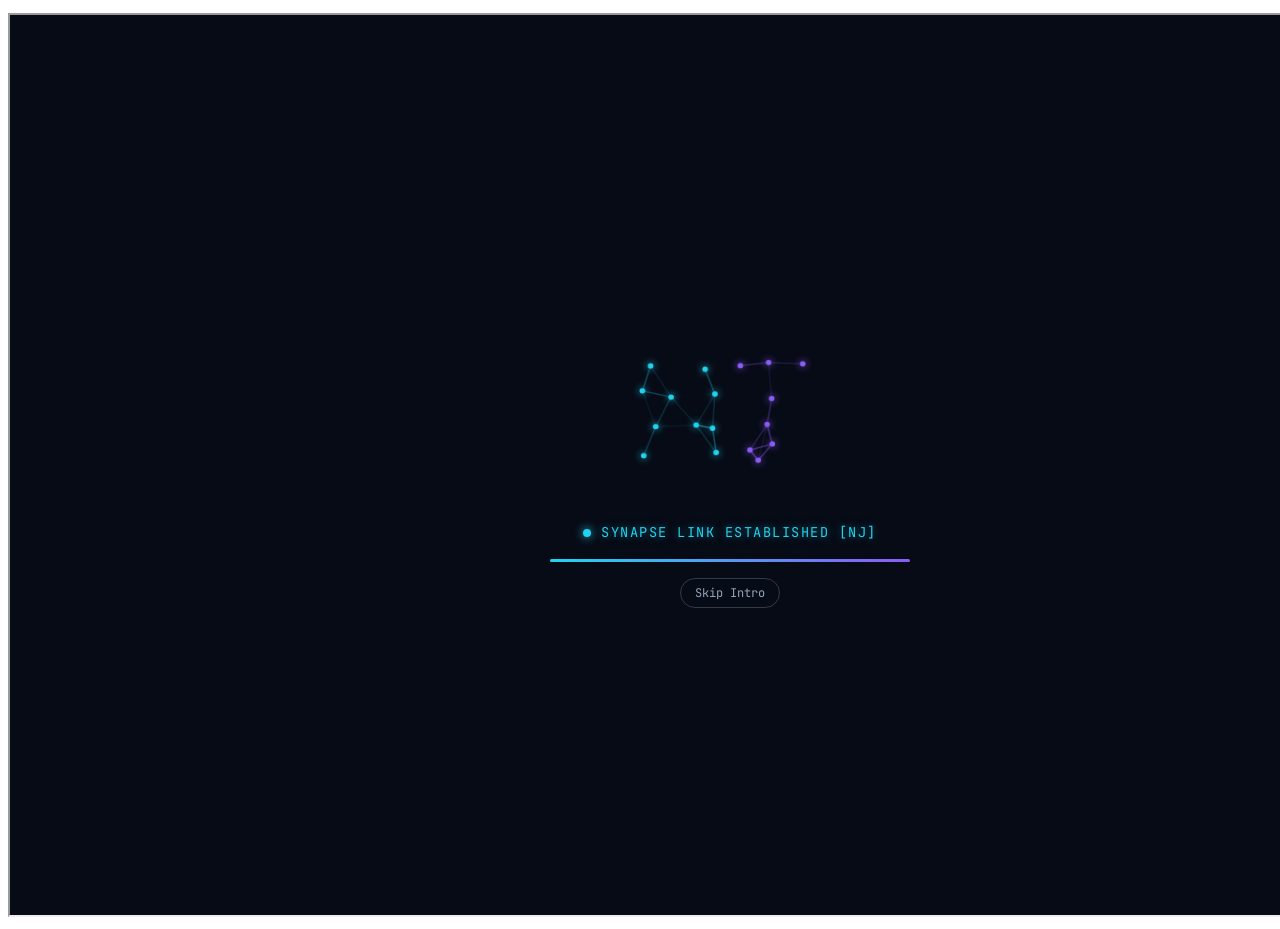
<file: test-verify.html>
<!DOCTYPE html><html><body><pre id="results"></pre><script>
window.addEventListener('load', () => {
  setTimeout(() => {
    try {
      const doc = document.getElementById('frame').contentDocument;
      const sections = ['home', 'about', 'education', 'skills', 'projects', 'certifications', 'contact'];
      const report = {
        sections: {},
        navbarFound: !!doc.querySelector('.navbar'),
        navLinksCount: doc.querySelectorAll('.nav-link').length,
        contactFormFound: !!doc.getElementById('contact-form'),
        canvasWidth: doc.getElementById('neural-canvas')?.width,
        canvasHeight: doc.getElementById('neural-canvas')?.height,
        preloaderHidden: doc.getElementById('preloader')?.classList.contains('preloader-hidden'),
        bodyClass: doc.body.className
      };

      sections.forEach(id => {
        const el = doc.getElementById(id);
        report.sections[id] = el ? { exists: true, height: el.offsetHeight, top: el.offsetTop } : { exists: false };
      });

      document.getElementById('results').innerText = JSON.stringify(report, null, 2);
    } catch(e) {
      document.getElementById('results').innerText = 'ERROR: ' + e.message;
    }
  }, 2500);
});
</script>
<iframe src="index.html" style="width:1440px; height:900px;" id="frame"></iframe>
</body></html>
</file>
<file: style.css>
/* ==========================================================================
   NEURAL NETWORK PORTFOLIO - NAYAN JAIN
   Color Palette:
     - Base: Deep Navy/Near-Black (#070b16)
     - Accent Primary: Electric Cyan (#22d3ee)
     - Accent Secondary: Soft Violet (#8b5cf6)
     - Text Primary: Off-White (#f1f5f9)
     - Text Muted: Slate (#94a3b8)
   ========================================================================== */

:root {
  --bg-deep: #070b16;
  --bg-surface: #0b1329;
  --bg-card: rgba(13, 22, 45, 0.72);
  --bg-card-hover: rgba(18, 30, 60, 0.85);
  --bg-panel-border: rgba(34, 211, 238, 0.16);
  --bg-panel-border-hover: rgba(34, 211, 238, 0.45);
  
  --cyan-primary: #22d3ee;
  --cyan-glow: rgba(34, 211, 238, 0.35);
  --cyan-subtle: rgba(34, 211, 238, 0.08);

  --violet-secondary: #8b5cf6;
  --violet-glow: rgba(139, 92, 246, 0.35);
  --violet-subtle: rgba(139, 92, 246, 0.08);

  --text-main: #f1f5f9;
  --text-muted: #94a3b8;
  --text-dim: #64748b;

  --font-display: 'Space Grotesk', -apple-system, BlinkMacSystemFont, 'Segoe UI', sans-serif;
  --font-body: 'Inter', -apple-system, BlinkMacSystemFont, 'Segoe UI', Roboto, sans-serif;
  --font-mono: 'JetBrains Mono', 'Fira Code', monospace;

  --radius-sm: 8px;
  --radius-md: 14px;
  --radius-lg: 20px;
  --radius-full: 9999px;

  --shadow-glass: 0 10px 30px -5px rgba(0, 0, 0, 0.5), 0 0 20px -5px rgba(34, 211, 238, 0.08);
  --shadow-glow: 0 0 25px rgba(34, 211, 238, 0.25);
  --transition-fast: 0.2s cubic-bezier(0.16, 1, 0.3, 1);
  --transition-smooth: 0.35s cubic-bezier(0.16, 1, 0.3, 1);
  --transition-spring: 0.5s cubic-bezier(0.34, 1.56, 0.64, 1);
}

/* ==========================================================================
   GLOBAL RESET & BASE
   ========================================================================== */
*, *::before, *::after {
  box-sizing: border-box;
  margin: 0;
  padding: 0;
  min-width: 0;
}

html {
  scroll-behavior: smooth;
  color-scheme: dark;
  font-size: 16px;
  background-color: var(--bg-deep);
  overflow-x: hidden;
  max-width: 100vw;
}

body {
  background-color: var(--bg-deep);
  color: var(--text-main);
  font-family: var(--font-body);
  line-height: 1.6;
  position: relative;
  min-height: 100vh;
  overflow-x: hidden;
  max-width: 100vw;
  -webkit-font-smoothing: antialiased;
  -moz-osx-font-smoothing: grayscale;
}

body.loading-active {
  overflow: hidden;
}

/* Accessible Skip Link */
.skip-link {
  position: absolute;
  top: -60px;
  left: 20px;
  background: var(--cyan-primary);
  color: #070b16;
  padding: 10px 20px;
  font-family: var(--font-mono);
  font-weight: 600;
  border-radius: var(--radius-sm);
  z-index: 10000;
  transition: top var(--transition-fast);
  text-decoration: none;
}

.skip-link:focus {
  top: 20px;
  outline: 3px solid #fff;
}

/* Focus Visible Styling */
:focus-visible {
  outline: 2px solid var(--cyan-primary);
  outline-offset: 4px;
}

/* Layout Container */
.container {
  width: 100%;
  max-width: 1180px;
  margin-left: auto;
  margin-right: auto;
  padding-left: 24px;
  padding-right: 24px;
}

/* ==========================================================================
   NEURAL CANVAS (Background)
   ========================================================================== */
.neural-canvas {
  position: fixed;
  top: 0;
  left: 0;
  width: 100%;
  height: 100%;
  z-index: 0;
  pointer-events: none;
  background: radial-gradient(circle at 50% 30%, #0d1633 0%, #070b16 75%, #050811 100%);
}

/* Ambient Subtle Grid */
body::before {
  content: "";
  position: fixed;
  inset: 0;
  background-image: 
    linear-gradient(rgba(34, 211, 238, 0.03) 1px, transparent 1px),
    linear-gradient(90deg, rgba(34, 211, 238, 0.03) 1px, transparent 1px);
  background-size: 50px 50px;
  z-index: 1;
  pointer-events: none;
}

main {
  position: relative;
  z-index: 10;
}

/* ==========================================================================
   CUSTOM CURSOR (Desktop only)
   ========================================================================== */
.cursor-dot {
  position: fixed;
  top: 0;
  left: 0;
  width: 6px;
  height: 6px;
  background-color: var(--cyan-primary);
  border-radius: 50%;
  pointer-events: none;
  z-index: 9999;
  transform: translate(-50%, -50%);
  box-shadow: 0 0 10px var(--cyan-primary), 0 0 20px var(--cyan-primary);
  transition: opacity 0.2s ease;
}

.cursor-ring {
  position: fixed;
  top: 0;
  left: 0;
  width: 32px;
  height: 32px;
  border: 1.5px solid rgba(34, 211, 238, 0.55);
  border-radius: 50%;
  pointer-events: none;
  z-index: 9998;
  transform: translate(-50%, -50%);
  transition: width 0.2s ease, height 0.2s ease, border-color 0.2s ease, background-color 0.2s ease;
}

.cursor-ring.cursor-hover {
  width: 52px;
  height: 52px;
  border-color: var(--cyan-primary);
  background-color: rgba(34, 211, 238, 0.08);
}

.cursor-ring.cursor-active {
  width: 24px;
  height: 24px;
  border-color: var(--violet-secondary);
}

@media (hover: none) or (pointer: coarse), (max-width: 768px) {
  .cursor-dot, .cursor-ring {
    display: none !important;
  }
}

/* ==========================================================================
   PRELOADER
   ========================================================================== */
.preloader {
  position: fixed;
  inset: 0;
  background-color: #070b16;
  z-index: 10001;
  display: flex;
  align-items: center;
  justify-content: center;
  transition: opacity 0.6s cubic-bezier(0.16, 1, 0.3, 1), visibility 0.6s;
}

.preloader.preloader-hidden {
  opacity: 0;
  visibility: hidden;
  pointer-events: none;
}

.preloader-content {
  display: flex;
  flex-direction: column;
  align-items: center;
  text-align: center;
  padding: 30px;
  max-width: 420px;
  width: 90%;
}

.preloader-canvas-wrapper {
  position: relative;
  width: 300px;
  height: 180px;
  margin-bottom: 20px;
}

#preloader-canvas {
  width: 100%;
  height: 100%;
  display: block;
}

.preloader-status {
  display: flex;
  align-items: center;
  gap: 10px;
  margin-bottom: 16px;
}

.pulse-indicator {
  width: 8px;
  height: 8px;
  border-radius: 50%;
  background-color: var(--cyan-primary);
  box-shadow: 0 0 10px var(--cyan-primary);
  animation: pulse-ring 1.5s infinite;
}

.status-text {
  font-family: var(--font-mono);
  font-size: 0.85rem;
  letter-spacing: 1.5px;
  color: var(--cyan-primary);
  text-shadow: 0 0 8px rgba(34, 211, 238, 0.5);
}

.preloader-bar-bg {
  width: 100%;
  height: 3px;
  background: rgba(34, 211, 238, 0.15);
  border-radius: var(--radius-full);
  overflow: hidden;
  margin-bottom: 16px;
}

.preloader-progress-bar {
  height: 100%;
  width: 0%;
  background: linear-gradient(90deg, var(--cyan-primary), var(--violet-secondary));
  box-shadow: 0 0 10px var(--cyan-primary);
  transition: width 0.1s linear;
}

.skip-preloader-btn {
  background: transparent;
  border: 1px solid rgba(148, 163, 184, 0.3);
  color: var(--text-muted);
  font-family: var(--font-mono);
  font-size: 0.75rem;
  padding: 6px 14px;
  border-radius: var(--radius-full);
  cursor: pointer;
  transition: all var(--transition-fast);
}

.skip-preloader-btn:hover {
  color: var(--cyan-primary);
  border-color: var(--cyan-primary);
  background: rgba(34, 211, 238, 0.05);
}

/* ==========================================================================
   GLASSMORPHISM PANELS & UI COMMON
   ========================================================================== */
.glass-panel {
  background: var(--bg-card);
  backdrop-filter: blur(16px);
  -webkit-backdrop-filter: blur(16px);
  border: 1px solid var(--bg-panel-border);
  border-radius: var(--radius-lg);
  box-shadow: var(--shadow-glass);
  position: relative;
  transition: transform var(--transition-smooth), border-color var(--transition-smooth), box-shadow var(--transition-smooth);
}

.glass-panel:hover {
  border-color: var(--bg-panel-border-hover);
  box-shadow: 0 12px 36px -5px rgba(0, 0, 0, 0.6), 0 0 25px -5px rgba(34, 211, 238, 0.15);
}

/* Section Common Structure */
.section {
  padding-top: 100px;
  padding-bottom: 100px;
  position: relative;
  width: 100%;
}

.section-header {
  margin-bottom: 48px;
  text-align: left;
}

.section-tag {
  font-family: var(--font-mono);
  font-size: 0.85rem;
  color: var(--cyan-primary);
  letter-spacing: 2px;
  margin-bottom: 8px;
  display: inline-block;
  text-shadow: 0 0 8px rgba(34, 211, 238, 0.4);
}

.section-title {
  font-family: var(--font-display);
  font-size: clamp(2rem, 4vw, 2.8rem);
  font-weight: 700;
  color: var(--text-main);
  letter-spacing: -0.5px;
  line-height: 1.2;
}

.gradient-text {
  background: linear-gradient(135deg, var(--cyan-primary) 10%, #67e8f9 45%, var(--violet-secondary) 95%);
  -webkit-background-clip: text;
  background-clip: text;
  -webkit-text-fill-color: transparent;
}

.section-line {
  width: 60px;
  height: 3px;
  background: linear-gradient(90deg, var(--cyan-primary), transparent);
  border-radius: var(--radius-full);
  margin-top: 14px;
}

.section-subtitle {
  color: var(--text-muted);
  font-size: 1.05rem;
  max-width: 650px;
  margin-top: 14px;
}

/* ==========================================================================
   BUTTONS & LINKS
   ========================================================================== */
.btn {
  display: inline-flex;
  align-items: center;
  justify-content: center;
  gap: 10px;
  padding: 13px 26px;
  font-family: var(--font-display);
  font-size: 0.95rem;
  font-weight: 600;
  text-decoration: none;
  border-radius: var(--radius-full);
  cursor: pointer;
  border: 1px solid transparent;
  transition: all var(--transition-fast);
  position: relative;
  overflow: hidden;
  user-select: none;
}

.btn-primary {
  background: linear-gradient(135deg, #06b6d4, #3b82f6);
  color: #070b16;
  font-weight: 700;
  box-shadow: 0 0 20px rgba(6, 182, 212, 0.4);
}

.btn-primary:hover {
  background: linear-gradient(135deg, #22d3ee, #60a5fa);
  transform: translateY(-2px);
  box-shadow: 0 0 30px rgba(34, 211, 238, 0.6);
}

.btn-secondary {
  background: rgba(13, 22, 45, 0.65);
  color: var(--text-main);
  border-color: rgba(34, 211, 238, 0.3);
  backdrop-filter: blur(10px);
}

.btn-secondary:hover {
  border-color: var(--cyan-primary);
  background: rgba(34, 211, 238, 0.1);
  color: #fff;
  transform: translateY(-2px);
  box-shadow: 0 0 20px rgba(34, 211, 238, 0.2);
}

.btn-outline {
  background: transparent;
  color: var(--cyan-primary);
  border-color: rgba(34, 211, 238, 0.4);
  font-size: 0.88rem;
  padding: 9px 18px;
}

.btn-outline:hover {
  border-color: var(--cyan-primary);
  background: rgba(34, 211, 238, 0.12);
  transform: translateY(-2px);
  box-shadow: 0 0 15px rgba(34, 211, 238, 0.25);
}

.btn-block {
  width: 100%;
}

/* ==========================================================================
   NAVBAR (Floating Glass Bar)
   ========================================================================== */
.navbar-wrapper {
  position: fixed;
  top: 18px;
  left: 0;
  right: 0;
  z-index: 1000;
  display: flex;
  justify-content: center;
  padding: 0 20px;
}

.navbar {
  width: 100%;
  max-width: 1050px;
  height: 62px;
  padding: 0 24px;
  display: flex;
  align-items: center;
  justify-content: space-between;
  border-radius: var(--radius-full);
  background: rgba(7, 12, 26, 0.82);
  backdrop-filter: blur(20px);
  -webkit-backdrop-filter: blur(20px);
  border: 1px solid rgba(34, 211, 238, 0.18);
  box-shadow: 0 10px 30px rgba(0, 0, 0, 0.6), 0 0 15px rgba(34, 211, 238, 0.08);
}

.nav-brand {
  display: flex;
  align-items: center;
  gap: 10px;
  text-decoration: none;
  font-family: var(--font-display);
  font-weight: 700;
  font-size: 1.15rem;
  color: var(--text-main);
  letter-spacing: 1px;
}

.brand-neural-node {
  width: 10px;
  height: 10px;
  border-radius: 50%;
  background: var(--cyan-primary);
  box-shadow: 0 0 12px var(--cyan-primary), 0 0 20px var(--cyan-primary);
  position: relative;
}

.brand-accent {
  color: var(--cyan-primary);
  text-shadow: 0 0 10px rgba(34, 211, 238, 0.6);
}

.nav-links {
  display: flex;
  align-items: center;
  list-style: none;
  gap: 6px;
}

.nav-link {
  text-decoration: none;
  color: var(--text-muted);
  font-family: var(--font-body);
  font-size: 0.88rem;
  font-weight: 500;
  padding: 8px 14px;
  border-radius: var(--radius-full);
  transition: all var(--transition-fast);
  display: flex;
  align-items: center;
  gap: 5px;
}

.nav-index {
  font-family: var(--font-mono);
  font-size: 0.72rem;
  color: var(--cyan-primary);
  opacity: 0.7;
}

.nav-link:hover {
  color: #fff;
  background: rgba(34, 211, 238, 0.08);
}

.nav-link.active {
  color: var(--cyan-primary);
  background: rgba(34, 211, 238, 0.12);
  border: 1px solid rgba(34, 211, 238, 0.25);
  box-shadow: 0 0 12px rgba(34, 211, 238, 0.15);
}

.nav-indicator {
  display: none;
}

/* Mobile Toggle */
.mobile-toggle-btn {
  display: none;
  flex-direction: column;
  justify-content: center;
  align-items: center;
  gap: 5px;
  width: 40px;
  height: 40px;
  min-width: 40px;
  flex-shrink: 0;
  background: rgba(13, 22, 45, 0.7);
  border: 1px solid rgba(34, 211, 238, 0.3);
  border-radius: var(--radius-sm);
  cursor: pointer;
  padding: 8px;
}

.hamburger-bar {
  display: block;
  width: 100%;
  height: 2px;
  background: var(--cyan-primary);
  border-radius: 2px;
  transition: transform 0.3s ease, opacity 0.3s ease;
}

.mobile-toggle-btn.menu-open .top-bar {
  transform: translateY(7px) rotate(45deg);
}
.mobile-toggle-btn.menu-open .mid-bar {
  opacity: 0;
}
.mobile-toggle-btn.menu-open .bot-bar {
  transform: translateY(-7px) rotate(-45deg);
}

/* Mobile Fullscreen Menu */
.mobile-menu {
  position: fixed;
  inset: 0;
  z-index: 999;
  display: flex;
  flex-direction: column;
  justify-content: center;
  opacity: 0;
  visibility: hidden;
  pointer-events: none;
  transition: opacity 0.3s ease, visibility 0.3s ease;
}

.mobile-menu.menu-active {
  opacity: 1;
  visibility: visible;
  pointer-events: auto;
}

.mobile-menu-backdrop {
  position: absolute;
  inset: 0;
  background: rgba(7, 11, 22, 0.96);
  backdrop-filter: blur(25px);
  -webkit-backdrop-filter: blur(25px);
}

.mobile-menu-inner {
  position: relative;
  z-index: 2;
  padding: 40px 30px;
  display: flex;
  flex-direction: column;
  align-items: center;
}

.mobile-menu-header {
  margin-bottom: 24px;
}

.mobile-menu-tag {
  font-family: var(--font-mono);
  font-size: 0.85rem;
  color: var(--cyan-primary);
  letter-spacing: 2px;
}

.mobile-links {
  list-style: none;
  display: flex;
  flex-direction: column;
  gap: 16px;
  text-align: center;
  width: 100%;
  max-width: 280px;
}

.mobile-link {
  text-decoration: none;
  font-family: var(--font-display);
  font-size: 1.35rem;
  font-weight: 600;
  color: var(--text-main);
  padding: 10px;
  display: block;
  border-radius: var(--radius-md);
  border: 1px solid transparent;
  transition: all var(--transition-fast);
}

.mobile-link:hover, .mobile-link.active {
  color: var(--cyan-primary);
  background: rgba(34, 211, 238, 0.08);
  border-color: rgba(34, 211, 238, 0.2);
}

.mobile-menu-footer {
  margin-top: 36px;
  display: flex;
  flex-direction: column;
  align-items: center;
  gap: 16px;
}

.mobile-socials {
  display: flex;
  gap: 18px;
}

.mobile-socials a {
  color: var(--text-muted);
  display: flex;
  align-items: center;
  justify-content: center;
  width: 44px;
  height: 44px;
  border-radius: 50%;
  border: 1px solid rgba(34, 211, 238, 0.2);
  background: rgba(13, 22, 45, 0.5);
  transition: all var(--transition-fast);
}

.mobile-socials a:hover {
  color: var(--cyan-primary);
  border-color: var(--cyan-primary);
  box-shadow: 0 0 15px rgba(34, 211, 238, 0.3);
}

.mobile-status {
  font-family: var(--font-mono);
  font-size: 0.75rem;
  color: var(--text-dim);
}

/* ==========================================================================
   1. HOME / HERO SECTION
   ========================================================================== */
.section-home {
  min-height: 100vh;
  display: flex;
  align-items: center;
  justify-content: center;
  padding-top: 120px;
  padding-bottom: 60px;
}

.hero-container {
  display: flex;
  justify-content: center;
}

.hero-content {
  max-width: 860px;
  width: 100%;
  padding: clamp(32px, 5vw, 60px);
  text-align: center;
  display: flex;
  flex-direction: column;
  align-items: center;
  position: relative;
}

.terminal-badge {
  display: inline-flex;
  align-items: center;
  gap: 8px;
  padding: 6px 14px;
  background: rgba(34, 211, 238, 0.08);
  border: 1px solid rgba(34, 211, 238, 0.25);
  border-radius: var(--radius-full);
  margin-bottom: 24px;
  max-width: 100%;
}

.live-pulse {
  width: 8px;
  height: 8px;
  border-radius: 50%;
  background: var(--cyan-primary);
  box-shadow: 0 0 10px var(--cyan-primary);
  animation: pulse-ring 1.5s infinite;
}

.terminal-mono {
  font-family: var(--font-mono);
  font-size: clamp(0.66rem, 2.4vw, 0.78rem);
  color: var(--cyan-primary);
  letter-spacing: 0.5px;
}

.hero-headline {
  font-family: var(--font-display);
  font-size: clamp(2.3rem, 7vw, 4.8rem);
  font-weight: 700;
  line-height: 1.1;
  letter-spacing: -1px;
  margin-bottom: 18px;
  color: #fff;
  text-shadow: 0 0 35px rgba(34, 211, 238, 0.25);
  word-break: break-word;
}

.hero-typing-box {
  display: inline-flex;
  align-items: center;
  justify-content: center;
  gap: 4px;
  font-family: var(--font-mono);
  font-size: clamp(0.9rem, 2.8vw, 1.5rem);
  color: var(--cyan-primary);
  background: rgba(11, 19, 38, 0.6);
  padding: 8px 16px;
  border-radius: var(--radius-md);
  border: 1px solid rgba(34, 211, 238, 0.2);
  margin-bottom: 20px;
  max-width: 100%;
}

.typing-prompt {
  color: var(--violet-secondary);
  font-weight: 600;
}

.typing-text {
  font-weight: 500;
  color: #f1f5f9;
}

.typing-cursor {
  color: var(--cyan-primary);
  font-weight: 700;
  animation: blink 0.9s infinite;
}

.hero-subline {
  font-size: clamp(1rem, 2vw, 1.2rem);
  color: var(--text-muted);
  max-width: 600px;
  margin-bottom: 34px;
}

.hero-actions {
  display: flex;
  flex-wrap: wrap;
  gap: 16px;
  justify-content: center;
  margin-bottom: 34px;
}

.hero-socials {
  display: flex;
  gap: 16px;
  margin-bottom: 32px;
}

.social-icon-btn {
  display: flex;
  align-items: center;
  justify-content: center;
  width: 48px;
  height: 48px;
  border-radius: 50%;
  border: 1px solid rgba(34, 211, 238, 0.22);
  background: rgba(13, 22, 45, 0.6);
  color: var(--text-muted);
  text-decoration: none;
  position: relative;
  transition: all var(--transition-fast);
}

.social-icon-btn:hover {
  color: var(--cyan-primary);
  border-color: var(--cyan-primary);
  transform: translateY(-3px);
  box-shadow: 0 0 20px rgba(34, 211, 238, 0.35);
}

.social-tooltip {
  position: absolute;
  bottom: -32px;
  background: #0b1329;
  color: #fff;
  font-family: var(--font-mono);
  font-size: 0.72rem;
  padding: 4px 8px;
  border-radius: var(--radius-sm);
  border: 1px solid rgba(34, 211, 238, 0.2);
  opacity: 0;
  pointer-events: none;
  transition: opacity 0.2s ease, transform 0.2s ease;
  transform: translateY(-5px);
  white-space: nowrap;
}

.social-icon-btn:hover .social-tooltip {
  opacity: 1;
  transform: translateY(0);
}

.scroll-synapse-hint {
  display: flex;
  align-items: center;
  gap: 10px;
  font-family: var(--font-mono);
  font-size: 0.75rem;
  color: var(--text-dim);
  letter-spacing: 0.5px;
}

.synapse-dot {
  width: 6px;
  height: 6px;
  border-radius: 50%;
  background: var(--violet-secondary);
  animation: pulse-ring 2s infinite;
}

/* ==========================================================================
   2. ABOUT ME SECTION
   ========================================================================== */
.about-grid {
  display: grid;
  grid-template-columns: 320px 1fr;
  gap: 40px;
  align-items: start;
}

.about-photo-wrapper {
  display: flex;
  justify-content: center;
}

.profile-frame {
  position: relative;
  width: 250px;
  height: 250px;
  display: flex;
  align-items: center;
  justify-content: center;
}

.neural-aura-ring {
  position: absolute;
  border-radius: 50%;
  pointer-events: none;
}

.outer-ring {
  width: 250px;
  height: 250px;
  border: 1.5px dashed rgba(34, 211, 238, 0.4);
  animation: rotate-slow 25s linear infinite;
}

.inner-ring {
  width: 220px;
  height: 220px;
  border: 1.5px solid rgba(139, 92, 246, 0.4);
  animation: rotate-slow 18s linear infinite reverse;
}

.profile-image-container {
  width: 190px;
  height: 190px;
  border-radius: 50%;
  overflow: hidden;
  position: relative;
  background: #0b1329;
  border: 2px solid var(--cyan-primary);
  box-shadow: 0 0 25px rgba(34, 211, 238, 0.35);
  display: flex;
  align-items: center;
  justify-content: center;
}

.profile-img {
  width: 100%;
  height: 100%;
  object-fit: cover;
}

.profile-fallback {
  width: 100%;
  height: 100%;
  display: flex;
  flex-direction: column;
  align-items: center;
  justify-content: center;
  background: radial-gradient(circle, #132247 0%, #070b16 100%);
  position: relative;
}

.monogram-initials {
  font-family: var(--font-display);
  font-size: 3.2rem;
  font-weight: 700;
  color: var(--cyan-primary);
  text-shadow: 0 0 20px var(--cyan-primary);
}

.monogram-nodes {
  position: absolute;
  inset: 0;
}

.node-dot {
  position: absolute;
  width: 5px;
  height: 5px;
  border-radius: 50%;
  background: var(--violet-secondary);
  box-shadow: 0 0 8px var(--violet-secondary);
}

.dot-1 { top: 25%; left: 20%; animation: pulse-ring 2s infinite; }
.dot-2 { bottom: 25%; right: 20%; animation: pulse-ring 2s infinite 0.7s; }
.dot-3 { top: 70%; left: 45%; animation: pulse-ring 2s infinite 1.4s; }

.avatar-tip {
  font-family: var(--font-mono);
  font-size: 0.6rem;
  color: var(--text-dim);
  text-align: center;
  padding: 0 12px;
  position: absolute;
  bottom: 12px;
}

.avatar-tip code {
  color: var(--cyan-primary);
}

.profile-badge {
  position: absolute;
  bottom: -10px;
  display: inline-flex;
  align-items: center;
  gap: 8px;
  background: rgba(11, 19, 41, 0.95);
  padding: 6px 14px;
  border-radius: var(--radius-full);
  border: 1px solid rgba(34, 211, 238, 0.3);
  font-family: var(--font-mono);
  font-size: 0.75rem;
  color: var(--text-main);
  box-shadow: 0 4px 15px rgba(0, 0, 0, 0.5);
  white-space: nowrap;
}

.status-pulse-cyan {
  width: 6px;
  height: 6px;
  border-radius: 50%;
  background: var(--cyan-primary);
  box-shadow: 0 0 8px var(--cyan-primary);
  animation: pulse-ring 1.8s infinite;
}

.about-card {
  padding: 36px;
}

.about-card-title {
  font-family: var(--font-display);
  font-size: 1.5rem;
  font-weight: 700;
  color: #fff;
  margin-bottom: 16px;
}

.about-lead {
  font-size: 1.1rem;
  color: var(--text-main);
  line-height: 1.7;
  margin-bottom: 16px;
}

.about-lead strong {
  color: var(--cyan-primary);
  font-weight: 600;
}

.about-body {
  font-size: 1rem;
  color: var(--text-muted);
  line-height: 1.7;
  margin-bottom: 28px;
}

.specs-grid {
  display: grid;
  grid-template-columns: repeat(auto-fit, minmax(130px, 1fr));
  gap: 14px;
  padding: 16px 0;
  border-top: 1px solid rgba(34, 211, 238, 0.12);
  border-bottom: 1px solid rgba(34, 211, 238, 0.12);
  margin-bottom: 28px;
}

.spec-item {
  display: flex;
  flex-direction: column;
  gap: 4px;
}

.spec-label {
  font-family: var(--font-mono);
  font-size: 0.7rem;
  color: var(--cyan-primary);
  letter-spacing: 1px;
}

.spec-val {
  font-size: 0.95rem;
  font-weight: 600;
  color: #fff;
}

.beyond-code-title {
  font-family: var(--font-mono);
  font-size: 0.78rem;
  color: var(--cyan-primary);
  letter-spacing: 1px;
  margin-bottom: 14px;
}

.interest-chips {
  display: grid;
  grid-template-columns: repeat(auto-fit, minmax(170px, 1fr));
  gap: 12px;
}

.interest-chip {
  display: flex;
  align-items: center;
  gap: 12px;
  padding: 12px 14px;
  background: rgba(11, 19, 41, 0.6);
  border: 1px solid rgba(34, 211, 238, 0.15);
  border-radius: var(--radius-md);
  transition: all var(--transition-fast);
}

.interest-chip:hover {
  border-color: var(--cyan-primary);
  background: rgba(34, 211, 238, 0.08);
  transform: translateY(-2px);
}

.chip-icon {
  color: var(--cyan-primary);
  display: flex;
  align-items: center;
  justify-content: center;
}

.chip-content {
  display: flex;
  flex-direction: column;
}

.chip-name {
  font-size: 0.9rem;
  font-weight: 600;
  color: #fff;
}

.chip-desc {
  font-size: 0.75rem;
  color: var(--text-dim);
}

/* ==========================================================================
   3. EDUCATION SECTION (Vertical Neural Timeline)
   ========================================================================== */
.timeline-wrapper {
  position: relative;
  max-width: 820px;
  margin: 0 auto;
  padding: 20px 0;
}

.timeline-beam {
  position: absolute;
  top: 0;
  bottom: 0;
  left: 20px;
  width: 2px;
  background: linear-gradient(180deg, var(--cyan-primary), var(--violet-secondary), transparent);
  box-shadow: 0 0 10px var(--cyan-primary);
}

.timeline-node {
  position: relative;
  padding-left: 60px;
  margin-bottom: 40px;
}

.timeline-node:last-child {
  margin-bottom: 0;
}

.node-marker {
  position: absolute;
  left: 12px;
  top: 24px;
  transform: translate(-50%, -50%);
  width: 18px;
  height: 18px;
  display: flex;
  align-items: center;
  justify-content: center;
}

.marker-core {
  width: 12px;
  height: 12px;
  border-radius: 50%;
  background: var(--cyan-primary);
  box-shadow: 0 0 12px var(--cyan-primary);
}

.marker-ripple {
  position: absolute;
  inset: -6px;
  border-radius: 50%;
  border: 1.5px solid var(--cyan-primary);
  animation: pulse-ring 2s infinite;
}

.optional-node .marker-core {
  background: var(--violet-secondary);
  box-shadow: 0 0 10px var(--violet-secondary);
}

.timeline-card {
  padding: 30px;
}

.timeline-card-header {
  display: flex;
  align-items: center;
  justify-content: space-between;
  flex-wrap: wrap;
  gap: 10px;
  margin-bottom: 12px;
}

.edu-badge {
  font-family: var(--font-mono);
  font-size: 0.75rem;
  padding: 4px 12px;
  border-radius: var(--radius-full);
  font-weight: 600;
  letter-spacing: 0.5px;
}

.badge-active {
  background: rgba(34, 211, 238, 0.15);
  border: 1px solid var(--cyan-primary);
  color: var(--cyan-primary);
}

.badge-past {
  background: rgba(139, 92, 246, 0.15);
  border: 1px solid var(--violet-secondary);
  color: var(--violet-secondary);
}

.edu-years {
  font-family: var(--font-mono);
  font-size: 0.82rem;
  color: var(--text-muted);
}

.edu-degree {
  font-family: var(--font-display);
  font-size: 1.35rem;
  font-weight: 700;
  color: #fff;
  margin-bottom: 4px;
}

.edu-specialization {
  font-size: 1rem;
  color: var(--cyan-primary);
  font-weight: 500;
  margin-bottom: 8px;
}

.edu-institution {
  display: flex;
  align-items: center;
  gap: 6px;
  font-size: 0.9rem;
  color: var(--text-muted);
  margin-bottom: 16px;
}

.inline-icon {
  color: var(--violet-secondary);
}

.edu-description {
  color: var(--text-muted);
  font-size: 0.95rem;
  line-height: 1.6;
}

/* ==========================================================================
   4. SKILLS SECTION (Interactive Skill Constellation)
   ========================================================================== */
.learning-banner {
  padding: 16px 24px;
  margin-bottom: 36px;
  display: flex;
  align-items: center;
  justify-content: space-between;
  flex-wrap: wrap;
  gap: 16px;
  border-color: rgba(34, 211, 238, 0.35);
  background: rgba(13, 24, 48, 0.8);
  position: relative;
  overflow: hidden;
}

.learning-banner-glow {
  position: absolute;
  top: 0;
  left: 0;
  right: 0;
  height: 2px;
  background: linear-gradient(90deg, transparent, var(--cyan-primary), var(--violet-secondary), transparent);
  animation: scanline 3s linear infinite;
}

.learning-banner-left {
  display: flex;
  align-items: center;
  flex-wrap: wrap;
  gap: 10px;
}

.learning-title {
  font-family: var(--font-mono);
  font-size: 0.8rem;
  font-weight: 700;
  color: var(--cyan-primary);
  letter-spacing: 1px;
}

.learning-subjects {
  font-size: 0.9rem;
  color: #fff;
  font-weight: 500;
}

.neural-frequency-tag {
  font-family: var(--font-mono);
  font-size: 0.75rem;
  color: var(--violet-secondary);
}

.skills-clusters-grid {
  display: grid;
  grid-template-columns: repeat(auto-fit, minmax(320px, 1fr));
  gap: 26px;
}

.skill-cluster {
  padding: 30px;
  display: flex;
  flex-direction: column;
}

.cluster-header {
  display: flex;
  align-items: center;
  gap: 14px;
  margin-bottom: 24px;
  padding-bottom: 16px;
  border-bottom: 1px solid rgba(34, 211, 238, 0.12);
}

.cluster-icon {
  width: 44px;
  height: 44px;
  border-radius: var(--radius-md);
  background: rgba(34, 211, 238, 0.1);
  border: 1px solid rgba(34, 211, 238, 0.25);
  color: var(--cyan-primary);
  display: flex;
  align-items: center;
  justify-content: center;
}

.cluster-name {
  font-family: var(--font-display);
  font-size: 1.15rem;
  font-weight: 700;
  color: #fff;
}

.cluster-count {
  font-family: var(--font-mono);
  font-size: 0.72rem;
  color: var(--text-dim);
}

.skills-nodes-list {
  display: flex;
  flex-direction: column;
  gap: 14px;
}

.skill-node {
  display: flex;
  align-items: flex-start;
  gap: 14px;
  padding: 14px;
  background: rgba(11, 19, 41, 0.5);
  border: 1px solid rgba(34, 211, 238, 0.1);
  border-radius: var(--radius-md);
  transition: all var(--transition-fast);
  cursor: default;
}

.skill-node:hover, .skill-node:focus {
  border-color: var(--cyan-primary);
  background: rgba(34, 211, 238, 0.08);
  transform: translateX(4px);
  box-shadow: 0 0 15px rgba(34, 211, 238, 0.15);
}

.skill-node.active-learning-node {
  border-color: rgba(34, 211, 238, 0.35);
  background: rgba(14, 26, 54, 0.65);
}

.node-icon-symbol {
  width: 36px;
  height: 36px;
  border-radius: var(--radius-sm);
  background: rgba(139, 92, 246, 0.15);
  border: 1px solid rgba(139, 92, 246, 0.3);
  color: var(--cyan-primary);
  font-family: var(--font-mono);
  font-size: 0.8rem;
  font-weight: 700;
  display: flex;
  align-items: center;
  justify-content: center;
  flex-shrink: 0;
}

.node-info {
  flex: 1;
}

.node-name-row {
  display: flex;
  align-items: center;
  justify-content: space-between;
  flex-wrap: wrap;
  gap: 8px;
  margin-bottom: 4px;
}

.node-name {
  font-size: 0.95rem;
  font-weight: 600;
  color: #fff;
}

.node-level-badge {
  font-family: var(--font-mono);
  font-size: 0.7rem;
  padding: 2px 8px;
  border-radius: var(--radius-full);
}

.level-beginner {
  background: rgba(148, 163, 184, 0.15);
  border: 1px solid rgba(148, 163, 184, 0.3);
  color: #cbd5e1;
}

.level-learning {
  background: rgba(34, 211, 238, 0.15);
  border: 1px solid var(--cyan-primary);
  color: var(--cyan-primary);
  box-shadow: 0 0 8px rgba(34, 211, 238, 0.2);
}

.level-progress {
  background: rgba(245, 158, 11, 0.15);
  border: 1px solid rgba(245, 158, 11, 0.4);
  color: #fbbf24;
}

.level-workshop {
  background: rgba(139, 92, 246, 0.15);
  border: 1px solid var(--violet-secondary);
  color: #c084fc;
}

.level-tool {
  background: rgba(34, 211, 238, 0.1);
  border: 1px solid rgba(34, 211, 238, 0.25);
  color: var(--cyan-primary);
}

.node-desc {
  font-size: 0.8rem;
  color: var(--text-muted);
  line-height: 1.4;
}

/* ==========================================================================
   5. PROJECTS SECTION
   ========================================================================== */
.projects-grid {
  display: grid;
  grid-template-columns: repeat(auto-fit, minmax(320px, 1fr));
  gap: 28px;
}

.project-card {
  padding: 32px;
  display: flex;
  flex-direction: column;
  justify-content: space-between;
  min-height: 320px;
  position: relative;
  overflow: hidden;
}

.card-glow-overlay {
  position: absolute;
  inset: 0;
  background: radial-gradient(circle at 80% 20%, rgba(34, 211, 238, 0.08), transparent 70%);
  pointer-events: none;
}

.project-card-header {
  display: flex;
  align-items: center;
  justify-content: space-between;
  margin-bottom: 18px;
}

.project-terminal-tag {
  display: flex;
  align-items: center;
  gap: 8px;
  font-family: var(--font-mono);
  font-size: 0.75rem;
  color: var(--cyan-primary);
}

.tag-dot {
  width: 6px;
  height: 6px;
  border-radius: 50%;
  background: var(--cyan-primary);
  box-shadow: 0 0 6px var(--cyan-primary);
}

.tag-dot.pulse-violet {
  background: var(--violet-secondary);
  box-shadow: 0 0 8px var(--violet-secondary);
  animation: pulse-ring 1.8s infinite;
}

.project-status-badge {
  font-family: var(--font-mono);
  font-size: 0.7rem;
  padding: 3px 10px;
  border-radius: var(--radius-full);
}

.project-title {
  font-family: var(--font-display);
  font-size: 1.45rem;
  font-weight: 700;
  color: #fff;
  margin-bottom: 12px;
}

.project-description {
  font-size: 0.93rem;
  color: var(--text-muted);
  line-height: 1.6;
  margin-bottom: 22px;
}

.project-tech-stack {
  display: flex;
  flex-wrap: wrap;
  gap: 8px;
  margin-bottom: 26px;
}

.tech-tag {
  font-family: var(--font-mono);
  font-size: 0.75rem;
  padding: 4px 10px;
  background: rgba(34, 211, 238, 0.08);
  border: 1px solid rgba(34, 211, 238, 0.2);
  border-radius: var(--radius-sm);
  color: var(--cyan-primary);
}

/* Pulsing Placeholder Card */
.card-pulsing-placeholder {
  border-style: dashed;
  border-color: rgba(139, 92, 246, 0.35);
  background: rgba(13, 19, 40, 0.5);
}

.card-pulsing-placeholder:hover {
  border-color: var(--violet-secondary);
  box-shadow: 0 0 25px rgba(139, 92, 246, 0.25);
}

.badge-pulsing {
  background: rgba(139, 92, 246, 0.15);
  border: 1px solid var(--violet-secondary);
  color: #c084fc;
}

.building-indicator {
  display: flex;
  align-items: center;
  gap: 10px;
  padding: 10px 16px;
  border-radius: var(--radius-full);
  background: rgba(139, 92, 246, 0.1);
  border: 1px solid rgba(139, 92, 246, 0.25);
}

.radar-ping {
  width: 8px;
  height: 8px;
  border-radius: 50%;
  background: var(--violet-secondary);
  box-shadow: 0 0 10px var(--violet-secondary);
  animation: pulse-ring 1.8s infinite;
}

.building-text {
  font-family: var(--font-mono);
  font-size: 0.8rem;
  color: #c084fc;
}

/* ==========================================================================
   6. CERTIFICATIONS AND ACHIEVEMENTS SECTION
   ========================================================================== */
.certifications-grid {
  display: grid;
  grid-template-columns: repeat(auto-fit, minmax(280px, 1fr));
  gap: 24px;
}

.cert-card {
  padding: 28px;
  display: flex;
  flex-direction: column;
  justify-content: space-between;
}

.cert-header {
  display: flex;
  align-items: center;
  justify-content: space-between;
  margin-bottom: 16px;
}

.cert-badge {
  font-family: var(--font-mono);
  font-size: 0.72rem;
  padding: 3px 10px;
  border-radius: var(--radius-full);
  font-weight: 600;
}

.badge-cyan {
  background: rgba(34, 211, 238, 0.15);
  border: 1px solid var(--cyan-primary);
  color: var(--cyan-primary);
}

.badge-violet {
  background: rgba(139, 92, 246, 0.15);
  border: 1px solid var(--violet-secondary);
  color: #c084fc;
}

.cert-type-tag {
  font-family: var(--font-mono);
  font-size: 0.7rem;
  color: var(--text-dim);
}

.cert-title {
  font-family: var(--font-display);
  font-size: 1.25rem;
  font-weight: 700;
  color: #fff;
  margin-bottom: 6px;
}

.cert-issuer {
  font-size: 0.85rem;
  color: var(--cyan-primary);
  margin-bottom: 12px;
}

.cert-desc {
  font-size: 0.88rem;
  color: var(--text-muted);
  line-height: 1.5;
  margin-bottom: 24px;
}

.cert-btn {
  background: rgba(11, 19, 41, 0.6);
  border: 1px solid rgba(34, 211, 238, 0.25);
  color: var(--text-main);
  font-size: 0.85rem;
  width: 100%;
}

.cert-btn:hover {
  background: rgba(34, 211, 238, 0.1);
  border-color: var(--cyan-primary);
  color: var(--cyan-primary);
}

.cert-btn.btn-disabled {
  opacity: 0.65;
  cursor: not-allowed;
  border-color: rgba(148, 163, 184, 0.3);
  color: var(--text-muted);
}

/* Toast Message */
.cert-toast {
  position: fixed;
  bottom: 28px;
  left: 50%;
  transform: translateX(-50%) translateY(100px);
  background: rgba(11, 19, 41, 0.95);
  backdrop-filter: blur(20px);
  border: 1px solid var(--cyan-primary);
  box-shadow: 0 10px 30px rgba(0, 0, 0, 0.7), 0 0 20px rgba(34, 211, 238, 0.3);
  color: #fff;
  font-family: var(--font-mono);
  font-size: 0.85rem;
  padding: 12px 24px;
  border-radius: var(--radius-full);
  display: flex;
  align-items: center;
  gap: 12px;
  z-index: 10002;
  opacity: 0;
  pointer-events: none;
  transition: transform 0.35s cubic-bezier(0.16, 1, 0.3, 1), opacity 0.35s ease;
}

.cert-toast.toast-show {
  transform: translateX(-50%) translateY(0);
  opacity: 1;
}

/* ==========================================================================
   7. CONTACT SECTION
   ========================================================================== */
.contact-grid {
  display: grid;
  grid-template-columns: 1fr 1fr;
  gap: 36px;
  align-items: start;
}

.contact-info-panel, .contact-form-panel {
  padding: 36px;
}

.signal-header {
  display: flex;
  align-items: center;
  gap: 16px;
  margin-bottom: 20px;
}

.signal-radar {
  position: relative;
  width: 36px;
  height: 36px;
  display: flex;
  align-items: center;
  justify-content: center;
}

.radar-wave {
  position: absolute;
  inset: 0;
  border-radius: 50%;
  border: 1.5px solid var(--cyan-primary);
  animation: radar-expand 2s infinite ease-out;
}

.radar-dot {
  width: 10px;
  height: 10px;
  border-radius: 50%;
  background: var(--cyan-primary);
  box-shadow: 0 0 10px var(--cyan-primary);
}

.signal-title {
  font-family: var(--font-display);
  font-size: 1.3rem;
  font-weight: 700;
  color: #fff;
}

.signal-status {
  font-family: var(--font-mono);
  font-size: 0.75rem;
  color: var(--cyan-primary);
}

.contact-lead-text {
  color: var(--text-muted);
  font-size: 0.95rem;
  line-height: 1.6;
  margin-bottom: 28px;
}

.large-channels-list {
  display: flex;
  flex-direction: column;
  gap: 14px;
  margin-bottom: 24px;
}

.channel-card {
  display: flex;
  align-items: center;
  gap: 16px;
  padding: 16px 20px;
  background: rgba(11, 19, 41, 0.6);
  border: 1px solid rgba(34, 211, 238, 0.15);
  border-radius: var(--radius-md);
  text-decoration: none;
  transition: all var(--transition-fast);
}

.channel-card:hover {
  border-color: var(--cyan-primary);
  background: rgba(34, 211, 238, 0.08);
  transform: translateX(4px);
  box-shadow: 0 0 15px rgba(34, 211, 238, 0.2);
}

.channel-icon-box {
  width: 44px;
  height: 44px;
  border-radius: var(--radius-sm);
  background: rgba(34, 211, 238, 0.1);
  color: var(--cyan-primary);
  display: flex;
  align-items: center;
  justify-content: center;
  flex-shrink: 0;
}

.channel-details {
  flex: 1;
  display: flex;
  flex-direction: column;
}

.channel-label {
  font-family: var(--font-mono);
  font-size: 0.7rem;
  color: var(--cyan-primary);
  letter-spacing: 1px;
}

.channel-value {
  font-size: 0.95rem;
  font-weight: 600;
  color: #fff;
}

.channel-arrow {
  color: var(--cyan-primary);
  font-size: 1.2rem;
  transition: transform var(--transition-fast);
}

.channel-card:hover .channel-arrow {
  transform: translateX(4px);
}

.copy-email-bar {
  display: flex;
  align-items: center;
  justify-content: space-between;
  padding: 12px 18px;
  background: rgba(7, 11, 22, 0.6);
  border: 1px dashed rgba(34, 211, 238, 0.25);
  border-radius: var(--radius-md);
}

.copy-text {
  font-size: 0.82rem;
  color: var(--text-muted);
}

.copy-text strong {
  color: var(--cyan-primary);
  font-family: var(--font-mono);
}

.copy-btn {
  display: flex;
  align-items: center;
  gap: 6px;
  background: transparent;
  border: 1px solid rgba(34, 211, 238, 0.3);
  color: var(--cyan-primary);
  padding: 5px 12px;
  border-radius: var(--radius-full);
  font-family: var(--font-mono);
  font-size: 0.75rem;
  cursor: pointer;
  transition: all var(--transition-fast);
}

.copy-btn:hover {
  background: rgba(34, 211, 238, 0.15);
  border-color: var(--cyan-primary);
}

/* Contact Form */
.form-header {
  margin-bottom: 24px;
}

.form-tag {
  font-family: var(--font-mono);
  font-size: 0.75rem;
  color: var(--cyan-primary);
  letter-spacing: 1px;
}

.form-title {
  font-family: var(--font-display);
  font-size: 1.45rem;
  font-weight: 700;
  color: #fff;
  margin-top: 4px;
}

.neural-form {
  display: flex;
  flex-direction: column;
  gap: 20px;
}

.form-group {
  display: flex;
  flex-direction: column;
  gap: 6px;
  position: relative;
}

.form-label {
  font-family: var(--font-mono);
  font-size: 0.8rem;
  color: var(--text-muted);
}

.required-star {
  color: var(--cyan-primary);
}

.input-wrapper {
  position: relative;
}

.form-input {
  width: 100%;
  padding: 12px 16px;
  background: rgba(11, 19, 41, 0.6);
  border: 1px solid rgba(34, 211, 238, 0.2);
  border-radius: var(--radius-sm);
  color: #fff;
  font-family: var(--font-body);
  font-size: 0.95rem;
  transition: all var(--transition-fast);
  outline: none;
}

.form-textarea {
  resize: vertical;
  min-height: 100px;
}

.form-input:focus {
  border-color: var(--cyan-primary);
  background: rgba(11, 19, 41, 0.9);
  box-shadow: 0 0 15px rgba(34, 211, 238, 0.2);
}

.form-group.has-error .form-input {
  border-color: #f87171;
  box-shadow: 0 0 10px rgba(248, 113, 113, 0.2);
}

.error-feedback {
  display: none;
  font-family: var(--font-mono);
  font-size: 0.72rem;
  color: #f87171;
  margin-top: 2px;
}

.form-group.has-error .error-feedback {
  display: block;
}

.form-success-banner {
  display: flex;
  align-items: center;
  gap: 14px;
  padding: 16px;
  background: rgba(34, 211, 238, 0.1);
  border: 1px solid var(--cyan-primary);
  border-radius: var(--radius-md);
  margin-top: 10px;
}

.success-text strong {
  display: block;
  color: var(--cyan-primary);
  font-size: 0.95rem;
}

.success-text p {
  color: var(--text-muted);
  font-size: 0.82rem;
  margin-top: 2px;
}

.success-text code {
  color: #fff;
}

/* ==========================================================================
   FOOTER
   ========================================================================== */
.footer {
  border-top: 1px solid rgba(34, 211, 238, 0.15);
  border-radius: 0;
  background: rgba(7, 11, 22, 0.85);
  padding: 40px 0;
  margin-top: 60px;
}

.footer-container {
  display: flex;
  align-items: center;
  justify-content: space-between;
  flex-wrap: wrap;
  gap: 24px;
}

.footer-brand {
  display: flex;
  align-items: center;
  gap: 8px;
  font-family: var(--font-display);
  font-weight: 700;
  font-size: 1.1rem;
  letter-spacing: 1px;
}

.footer-tagline {
  font-size: 0.85rem;
  color: var(--cyan-primary);
  margin-top: 4px;
}

.footer-copy {
  font-size: 0.8rem;
  color: var(--text-dim);
  margin-top: 4px;
}

.footer-socials {
  list-style: none;
  display: flex;
  align-items: center;
  gap: 12px;
}

.footer-socials a {
  text-decoration: none;
  color: var(--text-muted);
  font-size: 0.88rem;
  transition: color var(--transition-fast);
}

.footer-socials a:hover {
  color: var(--cyan-primary);
}

.footer-socials .sep {
  color: var(--text-dim);
}

.back-to-top-btn {
  display: flex;
  align-items: center;
  gap: 8px;
  background: rgba(13, 22, 45, 0.65);
  border: 1px solid rgba(34, 211, 238, 0.3);
  color: var(--text-main);
  padding: 10px 18px;
  border-radius: var(--radius-full);
  font-family: var(--font-mono);
  font-size: 0.82rem;
  cursor: pointer;
  transition: all var(--transition-fast);
}

.back-to-top-btn:hover {
  border-color: var(--cyan-primary);
  background: rgba(34, 211, 238, 0.15);
  color: var(--cyan-primary);
  transform: translateY(-2px);
  box-shadow: 0 0 15px rgba(34, 211, 238, 0.25);
}

.top-arrow-icon {
  font-weight: 700;
}

/* ==========================================================================
   KEYFRAME ANIMATIONS
   ========================================================================== */
@keyframes pulse-ring {
  0% { transform: scale(0.95); opacity: 0.8; }
  50% { transform: scale(1.15); opacity: 1; }
  100% { transform: scale(0.95); opacity: 0.8; }
}

@keyframes rotate-slow {
  from { transform: rotate(0deg); }
  to { transform: rotate(360deg); }
}

@keyframes blink {
  0%, 100% { opacity: 1; }
  50% { opacity: 0; }
}

@keyframes scanline {
  0% { transform: translateX(-100%); }
  100% { transform: translateX(100%); }
}

@keyframes radar-expand {
  0% { transform: scale(0.3); opacity: 1; }
  100% { transform: scale(1.6); opacity: 0; }
}

/* ==========================================================================
   RESPONSIVE DESIGN & MEDIA QUERIES
   ========================================================================== */
@media (max-width: 1024px) {
  .about-grid {
    grid-template-columns: 1fr;
    gap: 32px;
  }
  .about-photo-wrapper {
    margin-bottom: 10px;
  }
  .contact-grid {
    grid-template-columns: 1fr;
  }
}

@media (max-width: 860px) {
  .nav-links {
    display: none;
  }
  .mobile-toggle-btn {
    display: flex;
  }
}

@media (max-width: 768px) {
  .navbar-wrapper {
    top: 10px;
    padding: 0 12px;
  }
  .navbar {
    height: 54px;
    padding: 0 16px;
  }
  .nav-brand {
    font-size: 1.05rem;
  }
  .section {
    padding-top: 60px;
    padding-bottom: 60px;
  }
  .section-home {
    padding-top: 90px;
    padding-bottom: 40px;
  }
  .hero-content {
    padding: 24px 16px;
  }
  .hero-headline {
    font-size: 2.6rem;
  }
  .hero-typing-box {
    max-width: 100%;
    font-size: 0.95rem;
    padding: 6px 14px;
  }
  .hero-actions {
    flex-direction: column;
    width: 100%;
    max-width: 320px;
  }
  .hero-actions .btn {
    width: 100%;
  }
  .timeline-beam {
    left: 12px;
  }
  .node-marker {
    left: 4px;
  }
  .timeline-node {
    padding-left: 36px;
  }
  .skills-clusters-grid,
  .projects-grid,
  .certifications-grid,
  .contact-grid {
    grid-template-columns: 1fr;
  }
  .footer-container {
    flex-direction: column;
    text-align: center;
  }
  .footer-brand {
    justify-content: center;
  }
  .learning-banner {
    flex-direction: column;
    align-items: flex-start;
  }
}

@media (max-width: 480px) {
  .container {
    padding-left: 14px;
    padding-right: 14px;
  }
  .hero-headline {
    font-size: 2.3rem;
  }
  .terminal-badge {
    padding: 5px 12px;
  }
  .terminal-mono {
    font-size: 0.7rem;
  }
  .about-card,
  .timeline-card,
  .skill-cluster,
  .project-card,
  .cert-card,
  .contact-info-panel,
  .contact-form-panel {
    padding: 20px 14px;
  }
  .specs-grid {
    grid-template-columns: 1fr 1fr;
    gap: 10px;
  }
  .interest-chips {
    grid-template-columns: 1fr;
  }
}

/* ==========================================================================
   REDUCED MOTION SUPPORT
   ========================================================================== */
@media (prefers-reduced-motion: reduce) {
  *, *::before, *::after {
    animation-duration: 0.01ms !important;
    animation-iteration-count: 1 !important;
    transition-duration: 0.01ms !important;
    scroll-behavior: auto !important;
  }
  .neural-canvas {
    opacity: 0.4;
  }
  .cursor-dot, .cursor-ring {
    display: none !important;
  }
}
</file>
